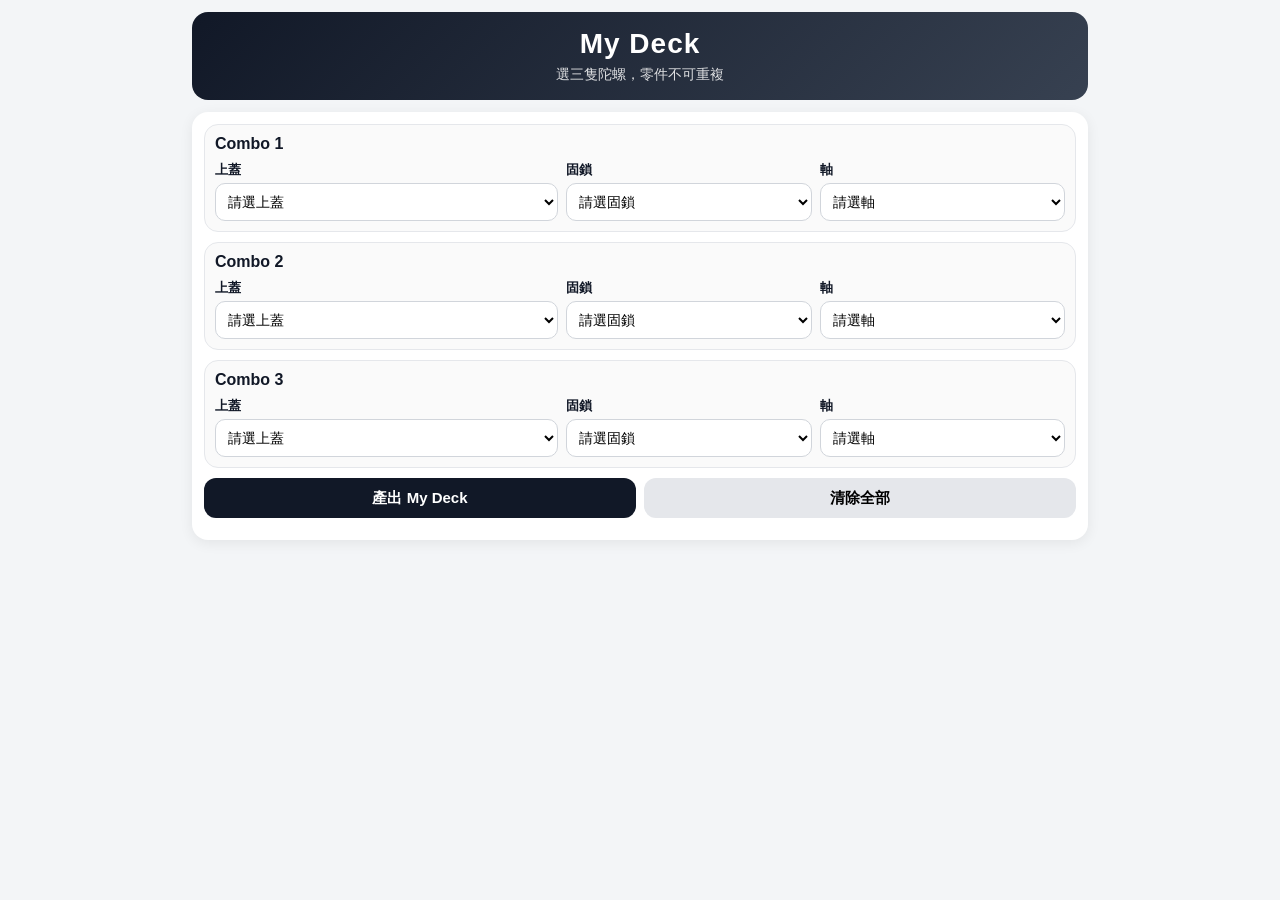
<file: deck.html>
<!DOCTYPE html>
<html lang="zh-Hant">
<head>
  <meta charset="UTF-8" />
  <meta name="viewport" content="width=device-width, initial-scale=1.0" />
  <title>My Deck</title>
  <link rel="stylesheet" href="deck.css" />
</head>
<body>
  <div class="app">
    <header>
      <h1>My Deck</h1>
      <p>選三隻陀螺，零件不可重複</p>
    </header>

    <section class="panel">
      <div id="deckForms"></div>

      <div class="actions">
        <button id="generateBtn" class="primary">產出 My Deck</button>
        <button id="clearBtn">清除全部</button>
      </div>

      <div id="message" class="message"></div>
    </section>

    <section id="outputSection" class="output-section hidden">
      <h2>我的陀螺 COMBO 清單</h2>
      <div id="deckOutput"></div>
    </section>
  </div>

  <script src="deck.js"></script>
</body>
</html>
</file>
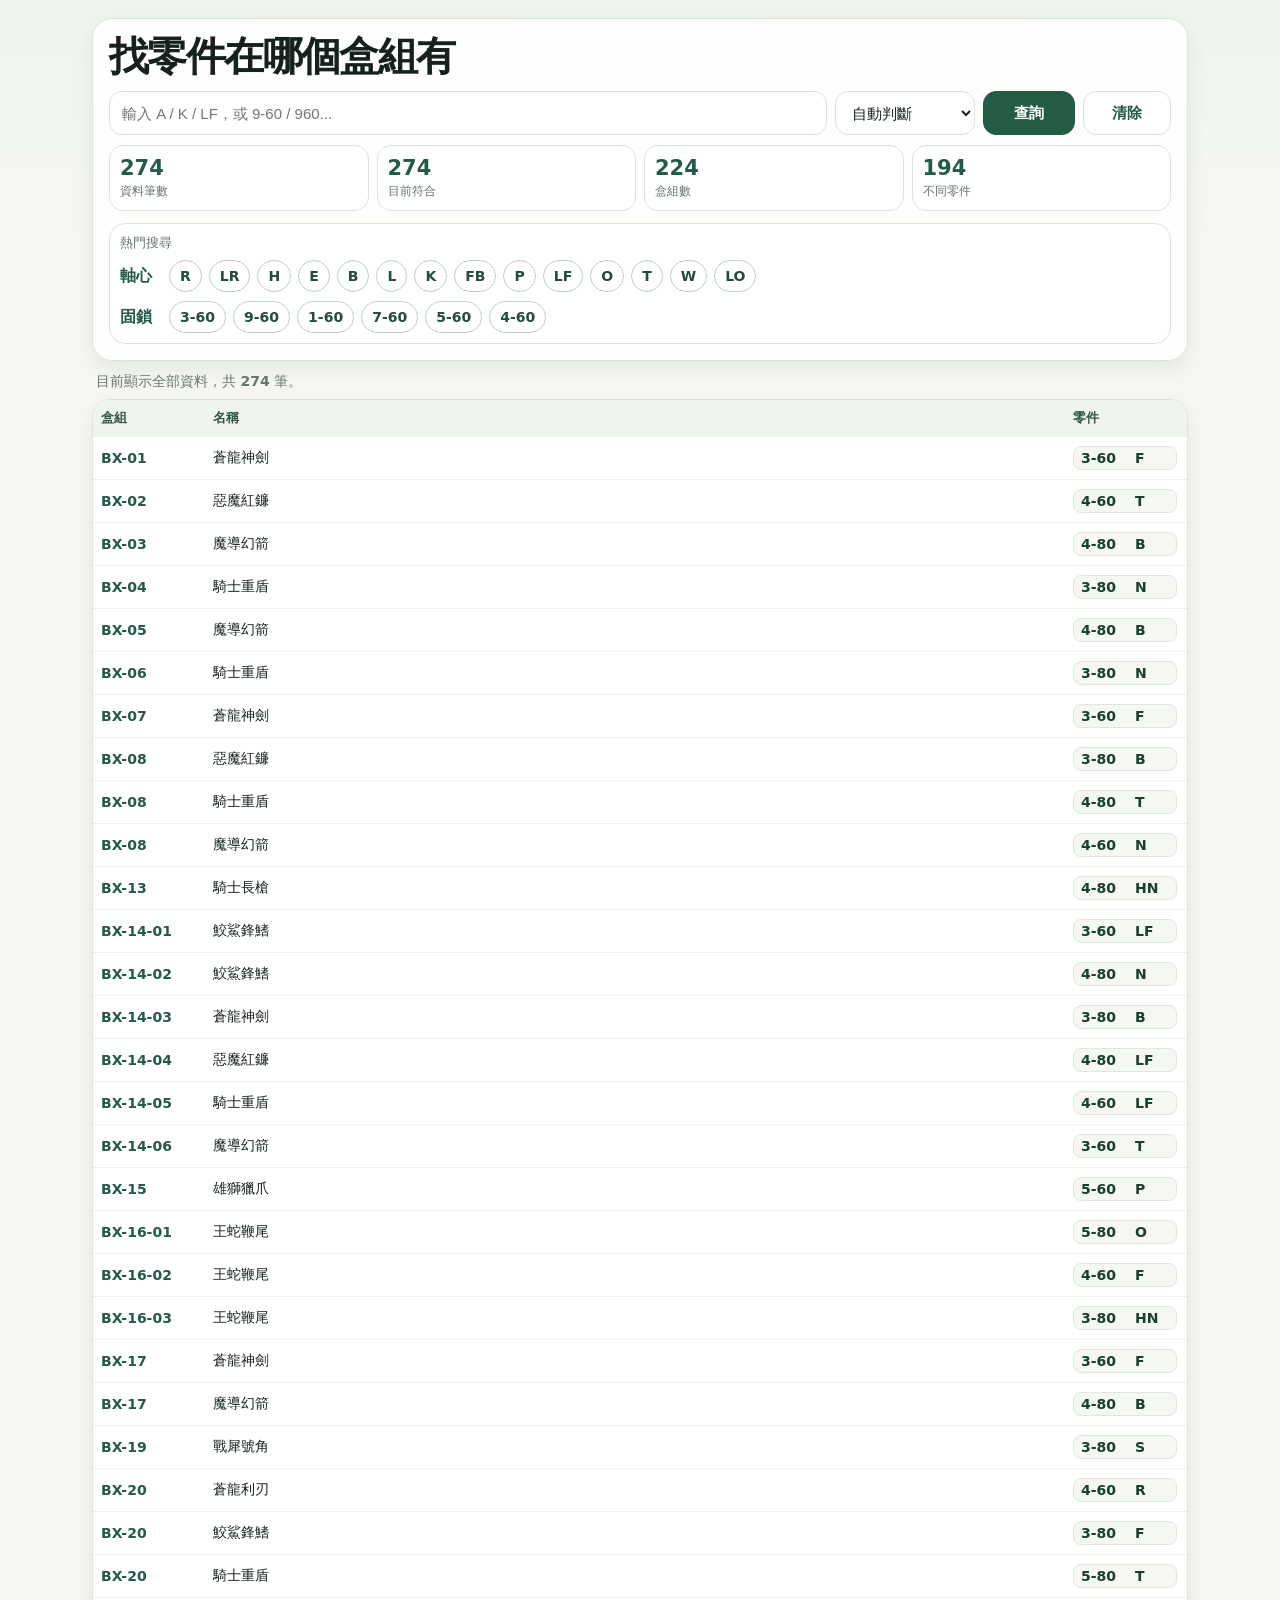
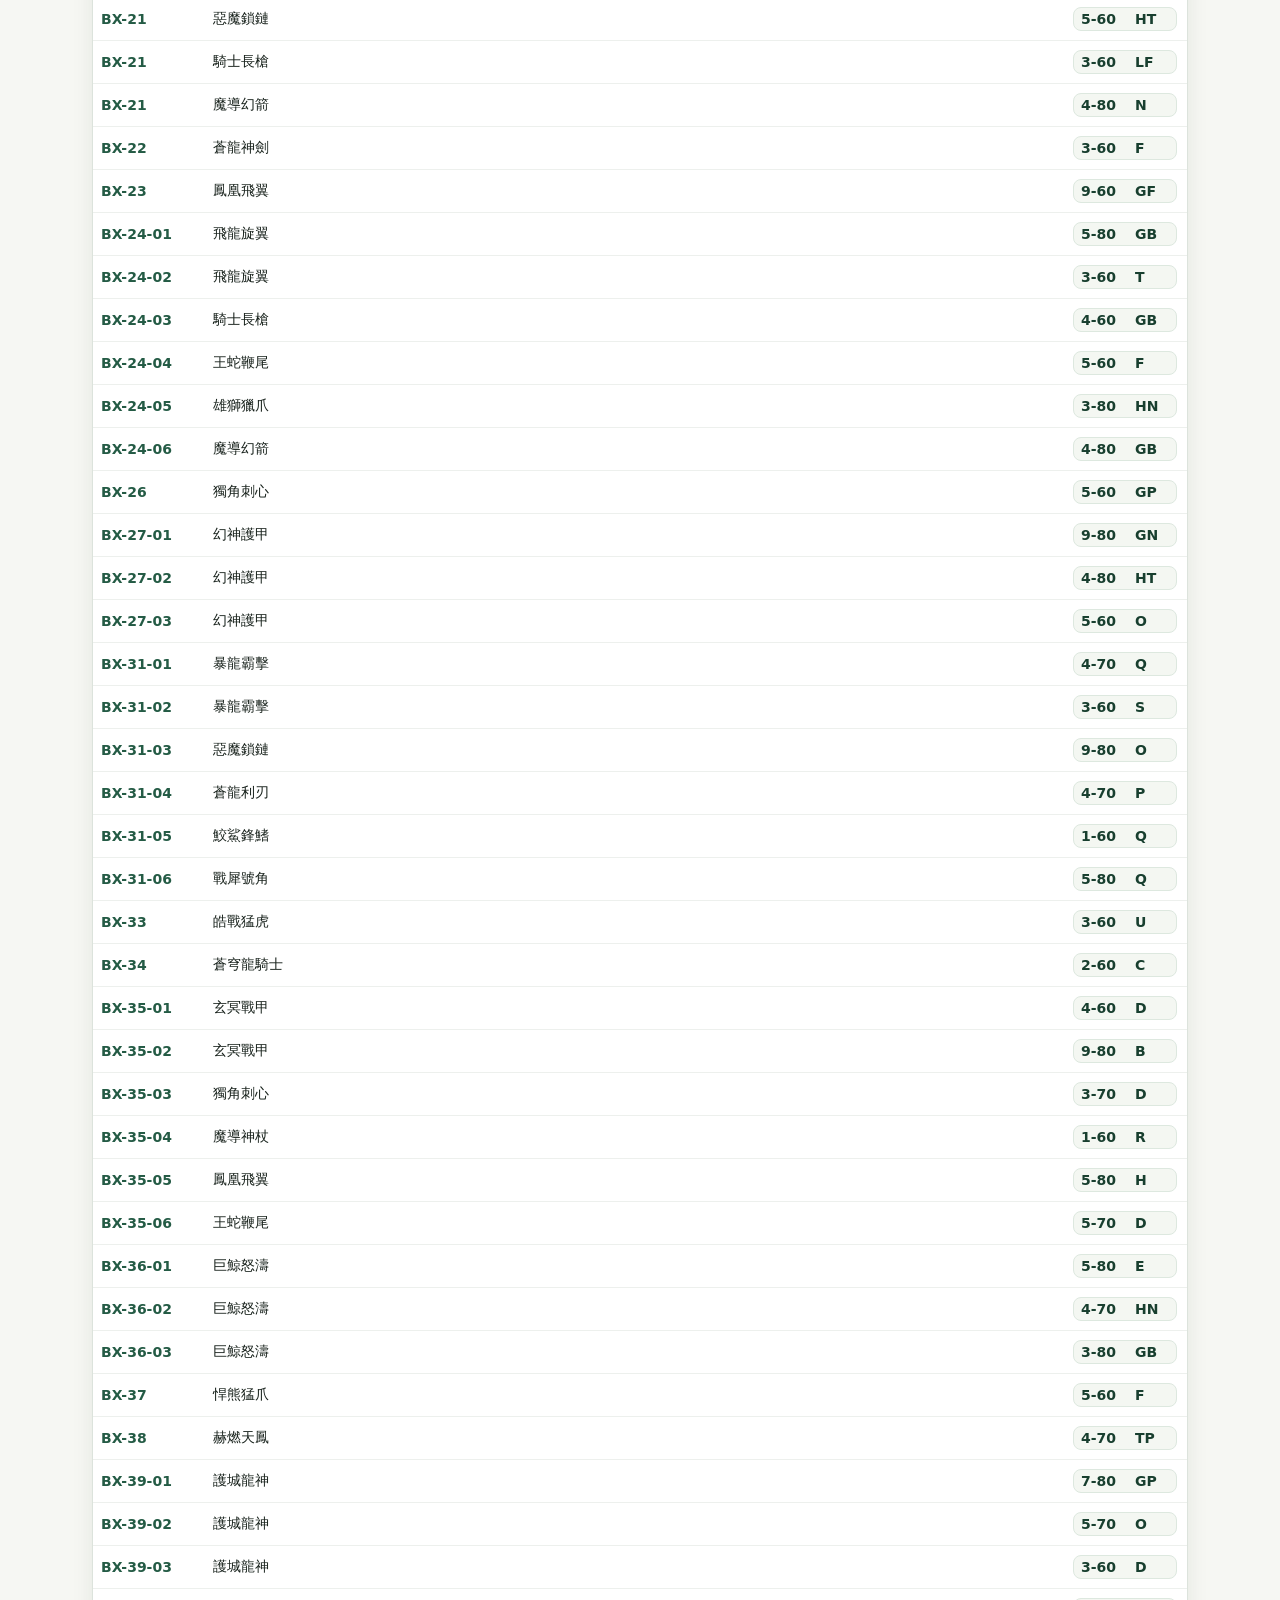
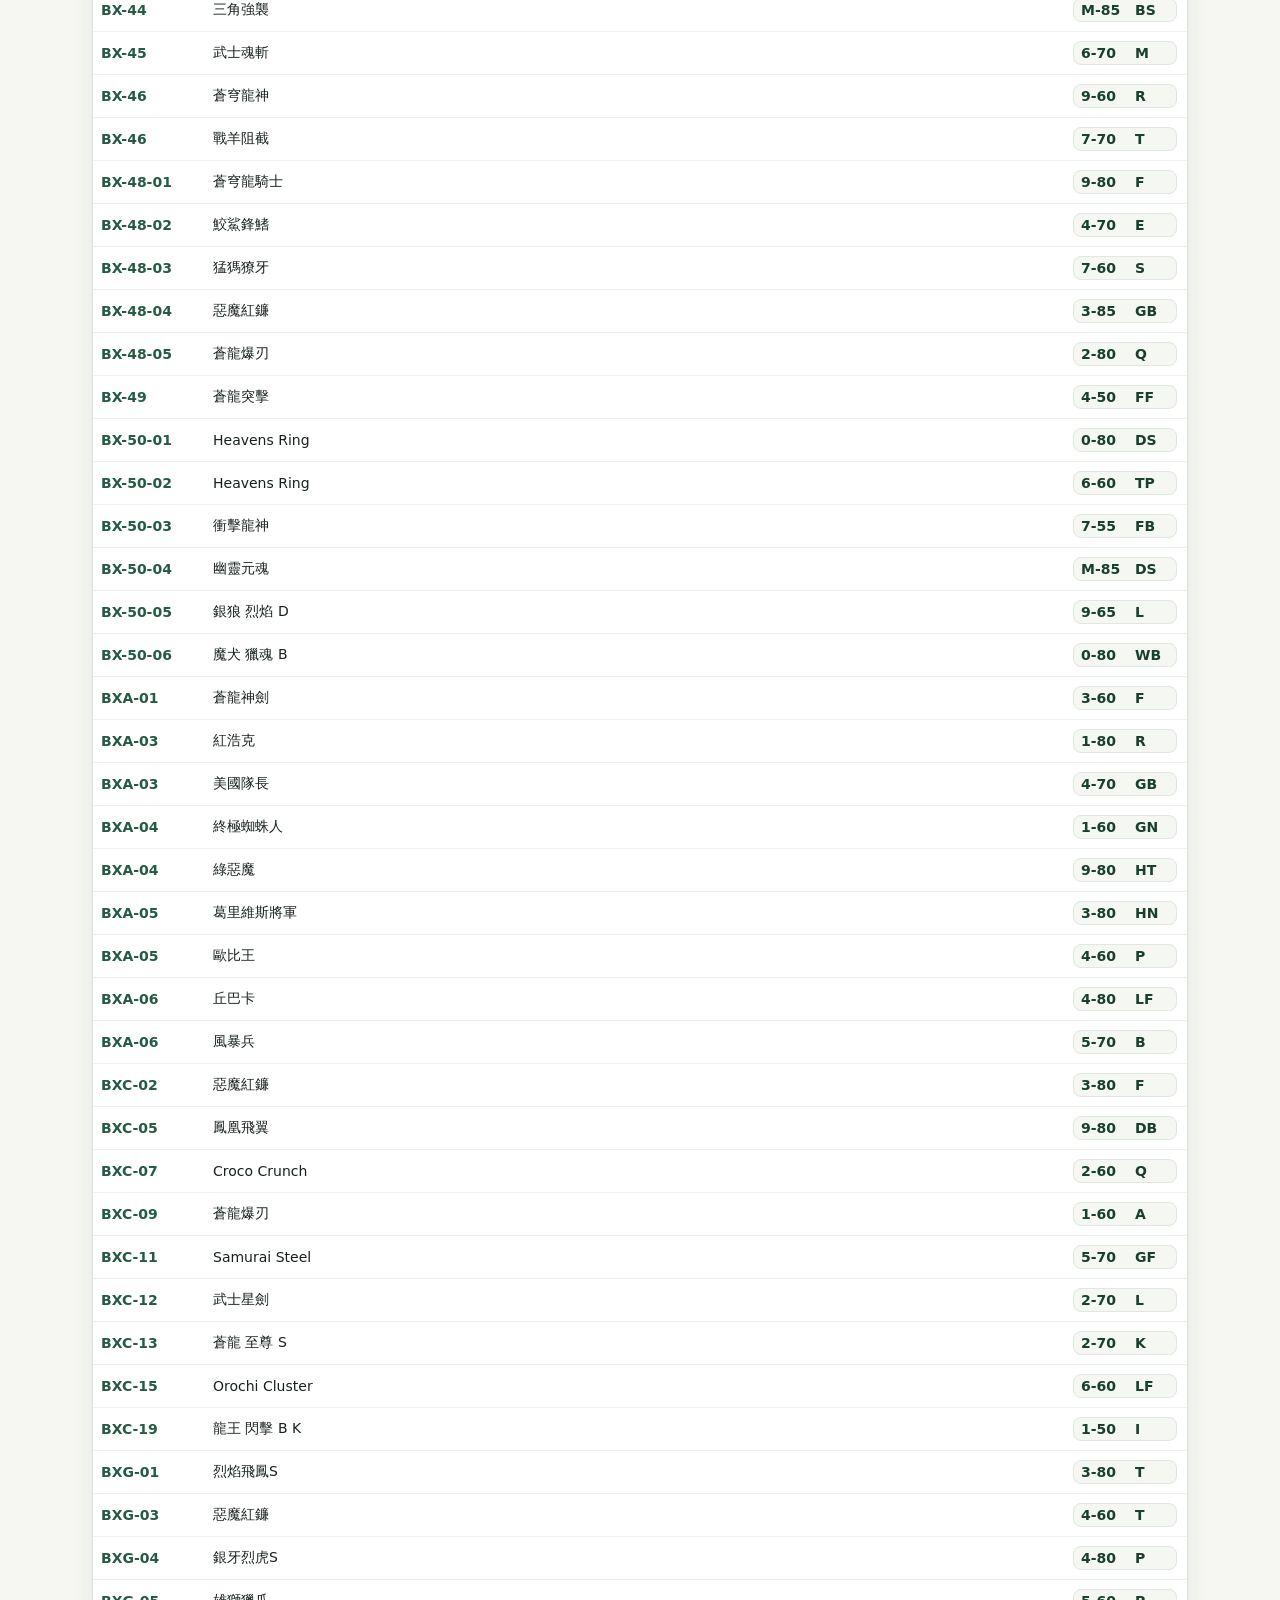
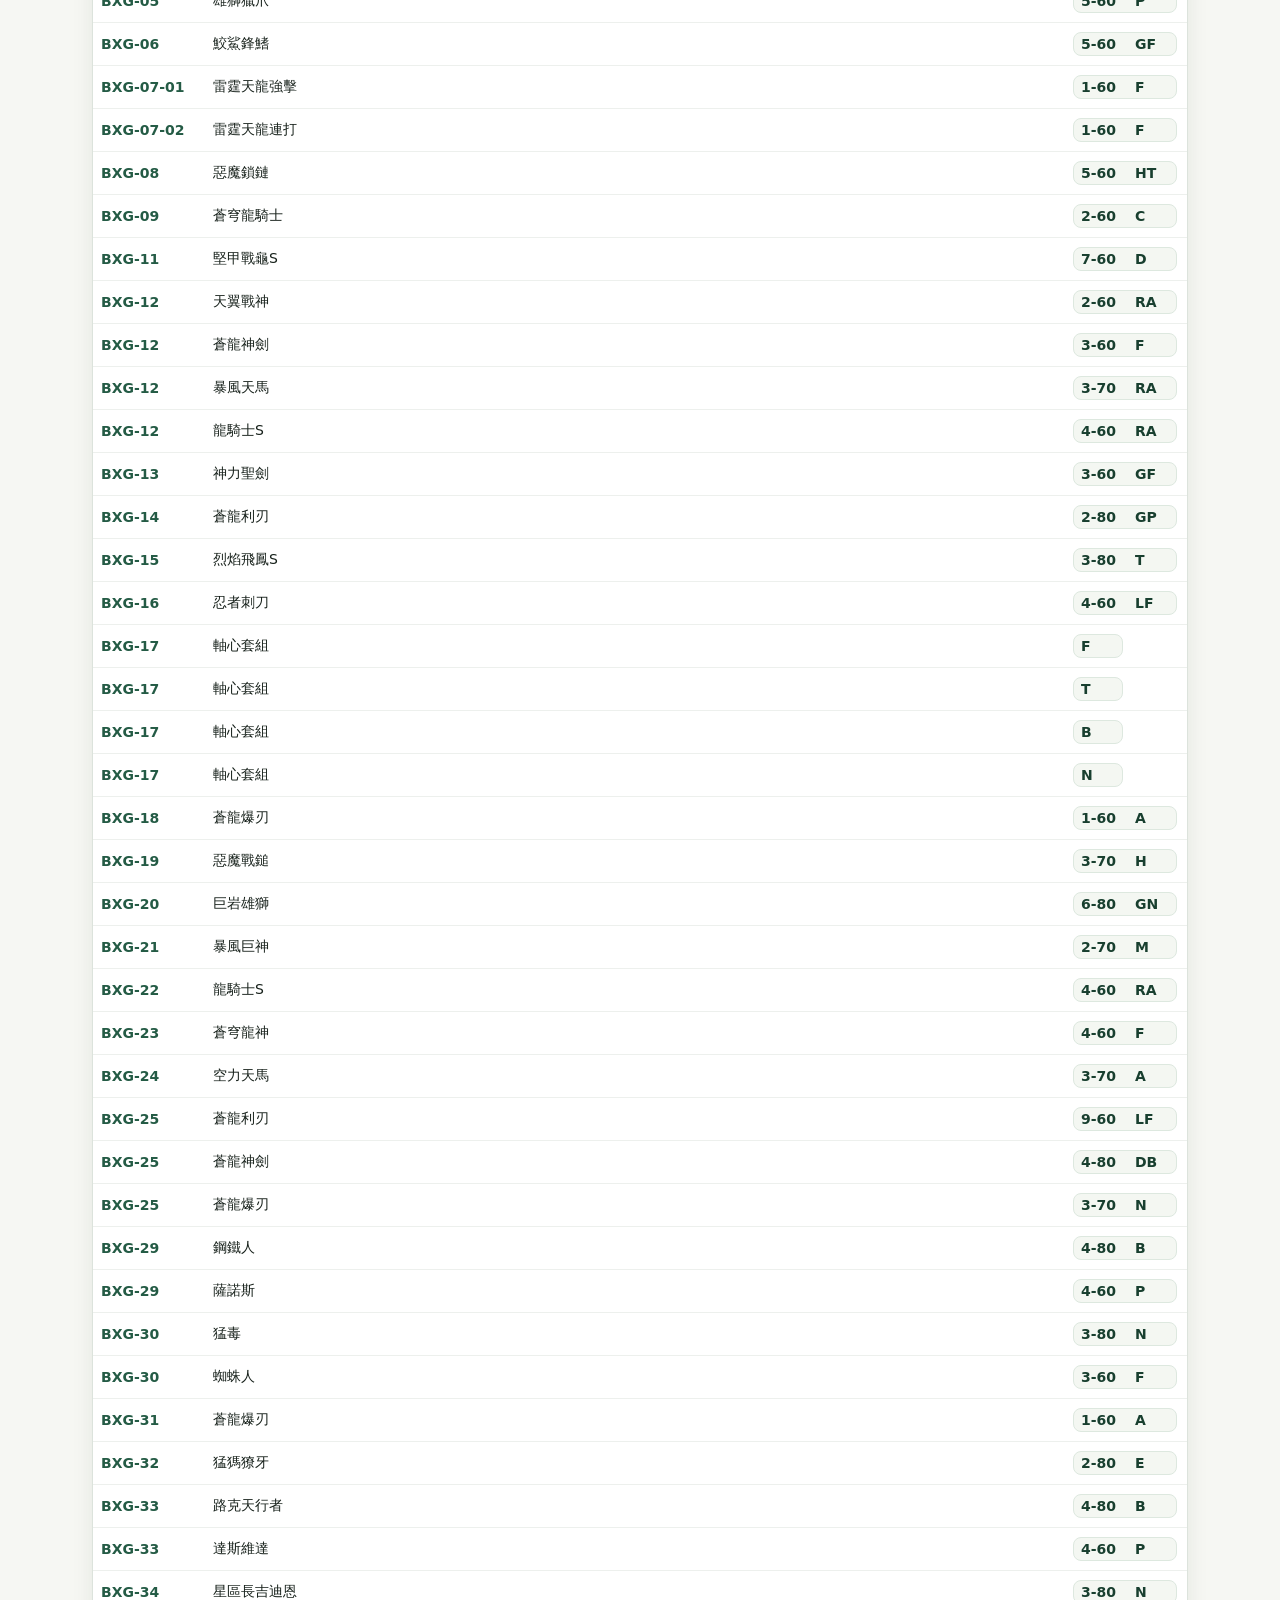
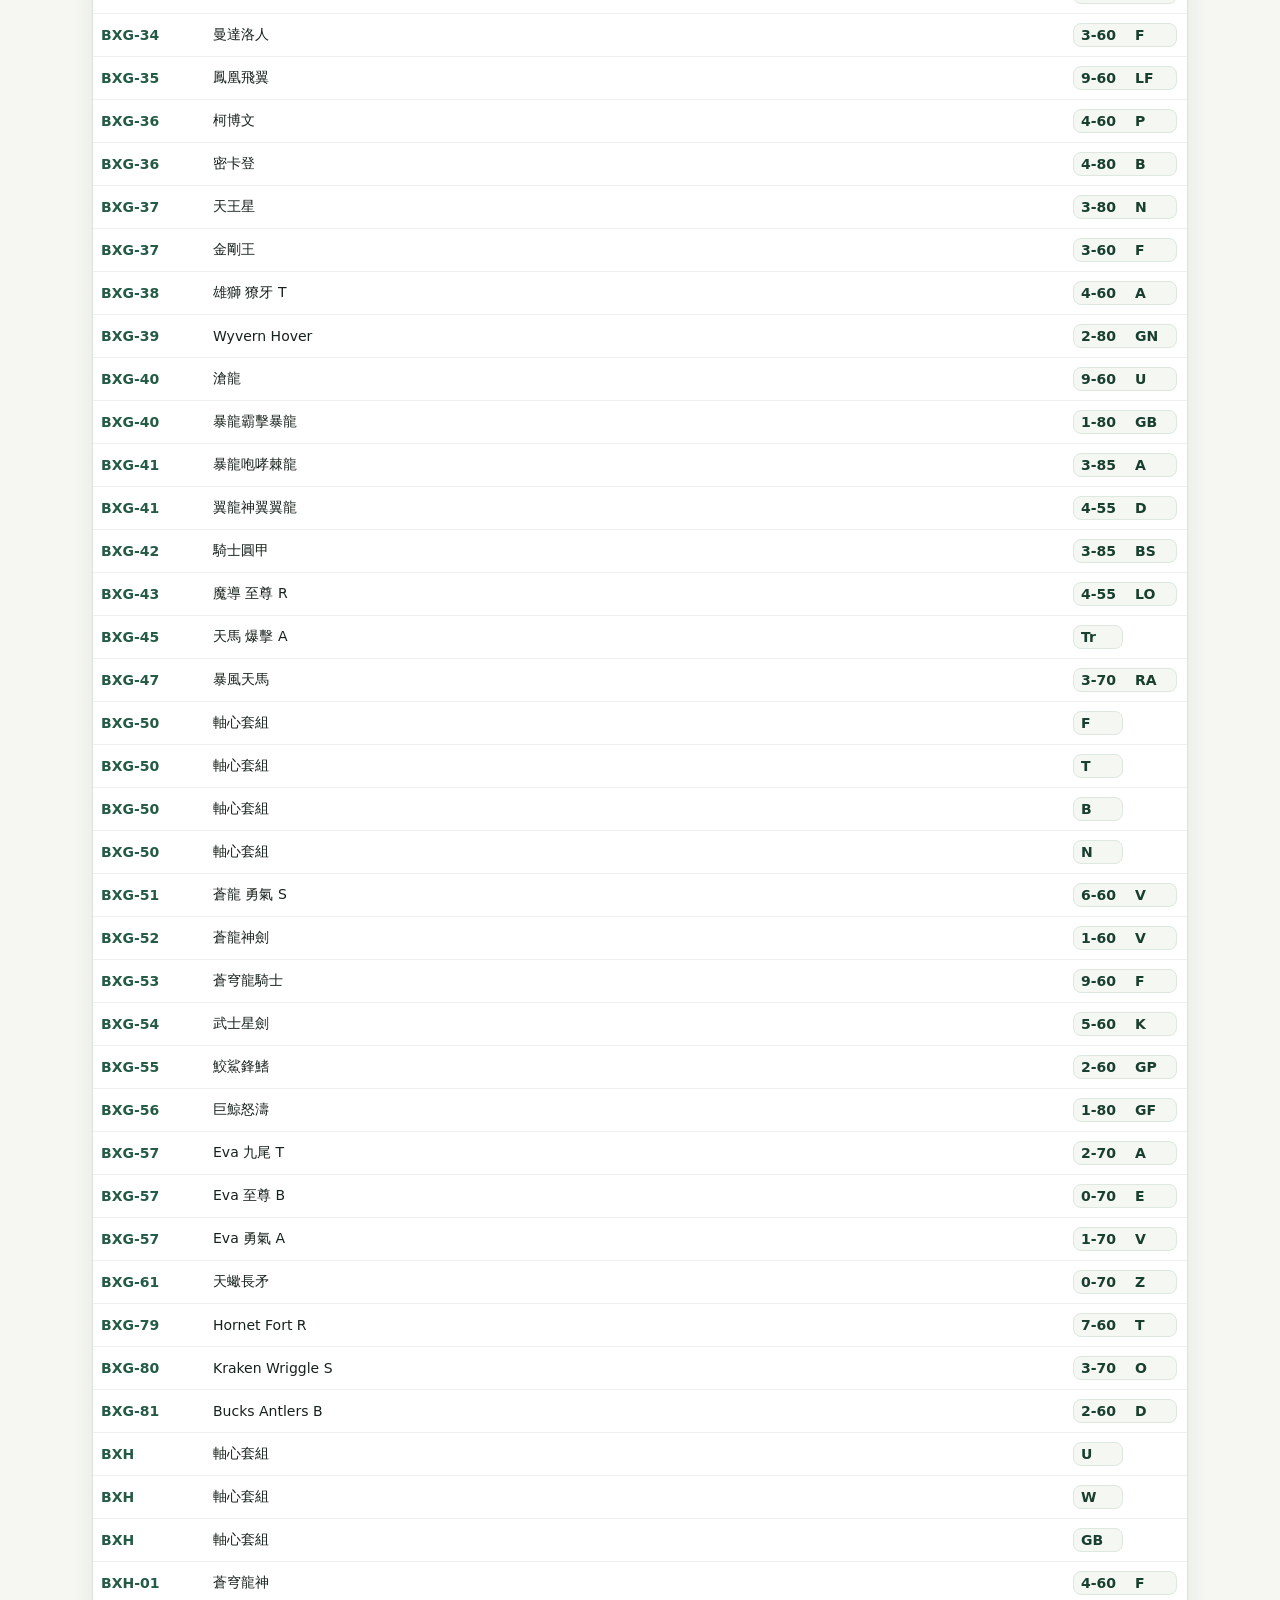
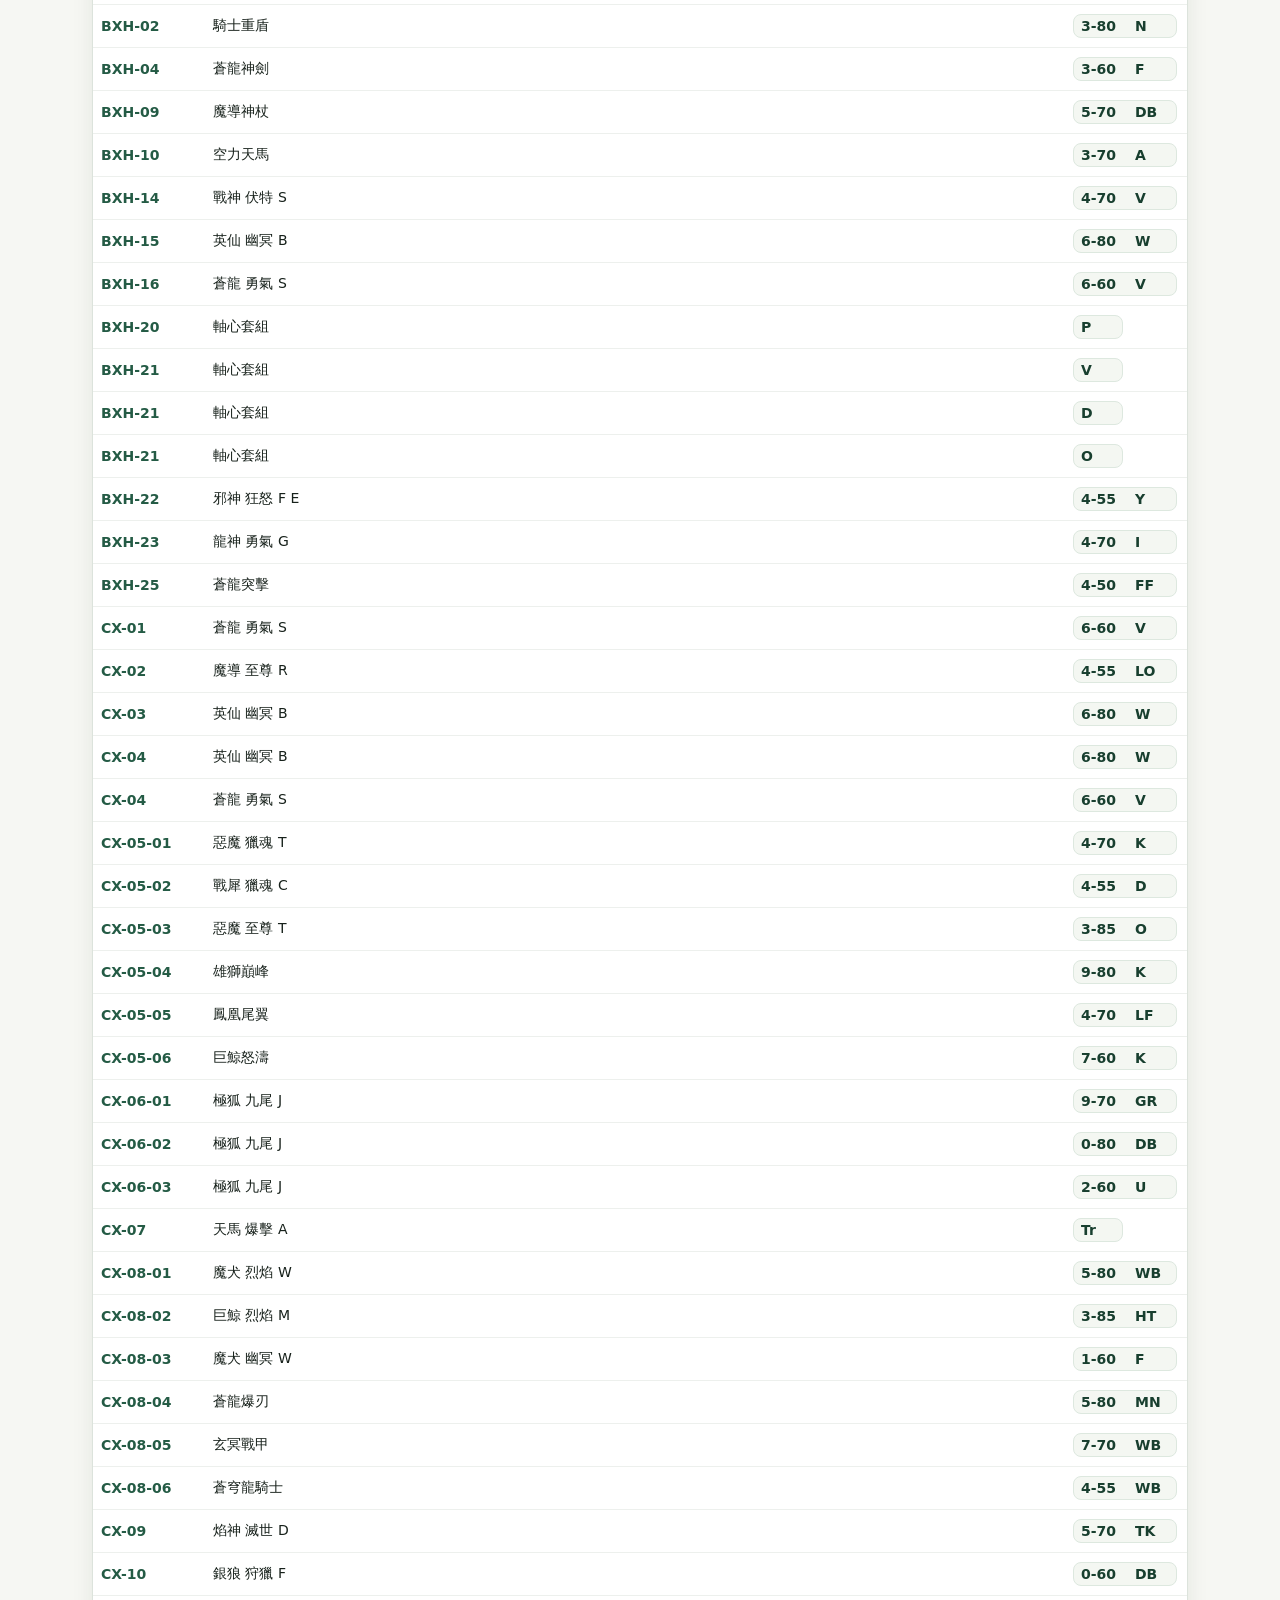
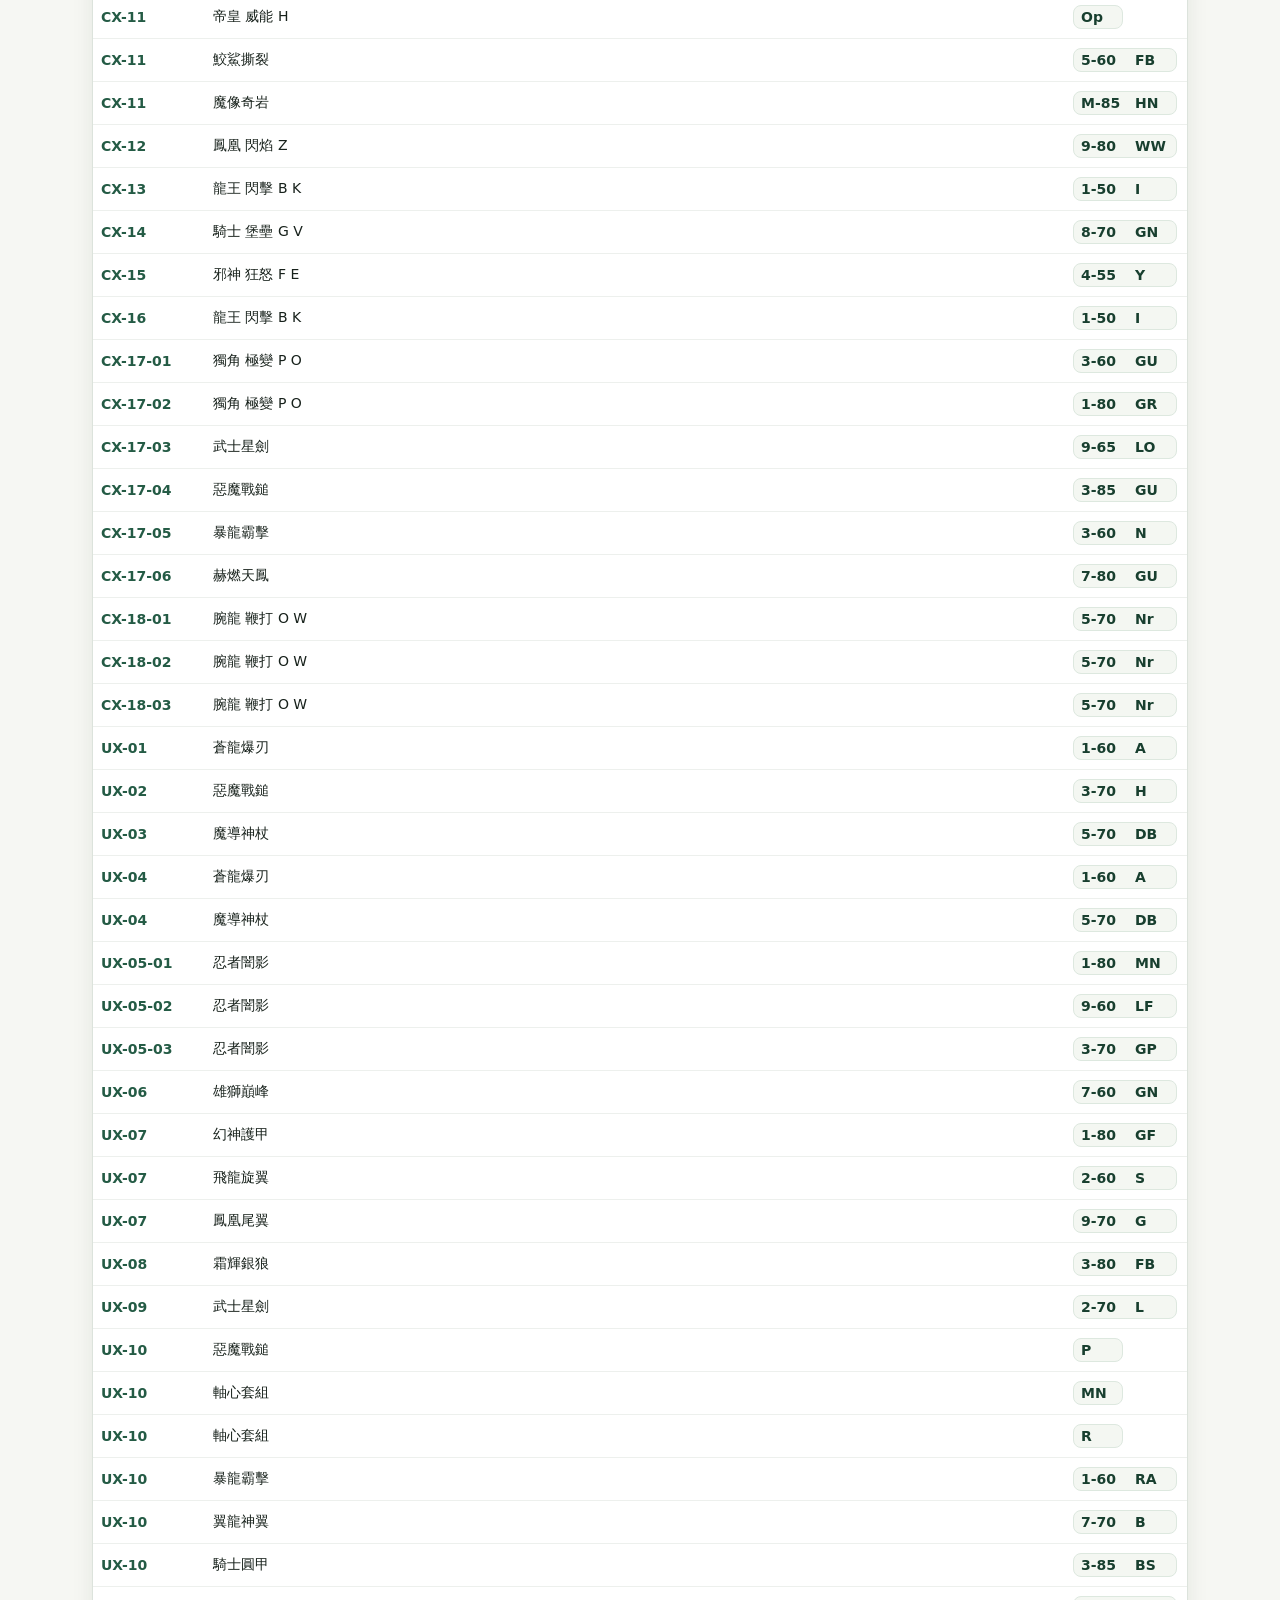
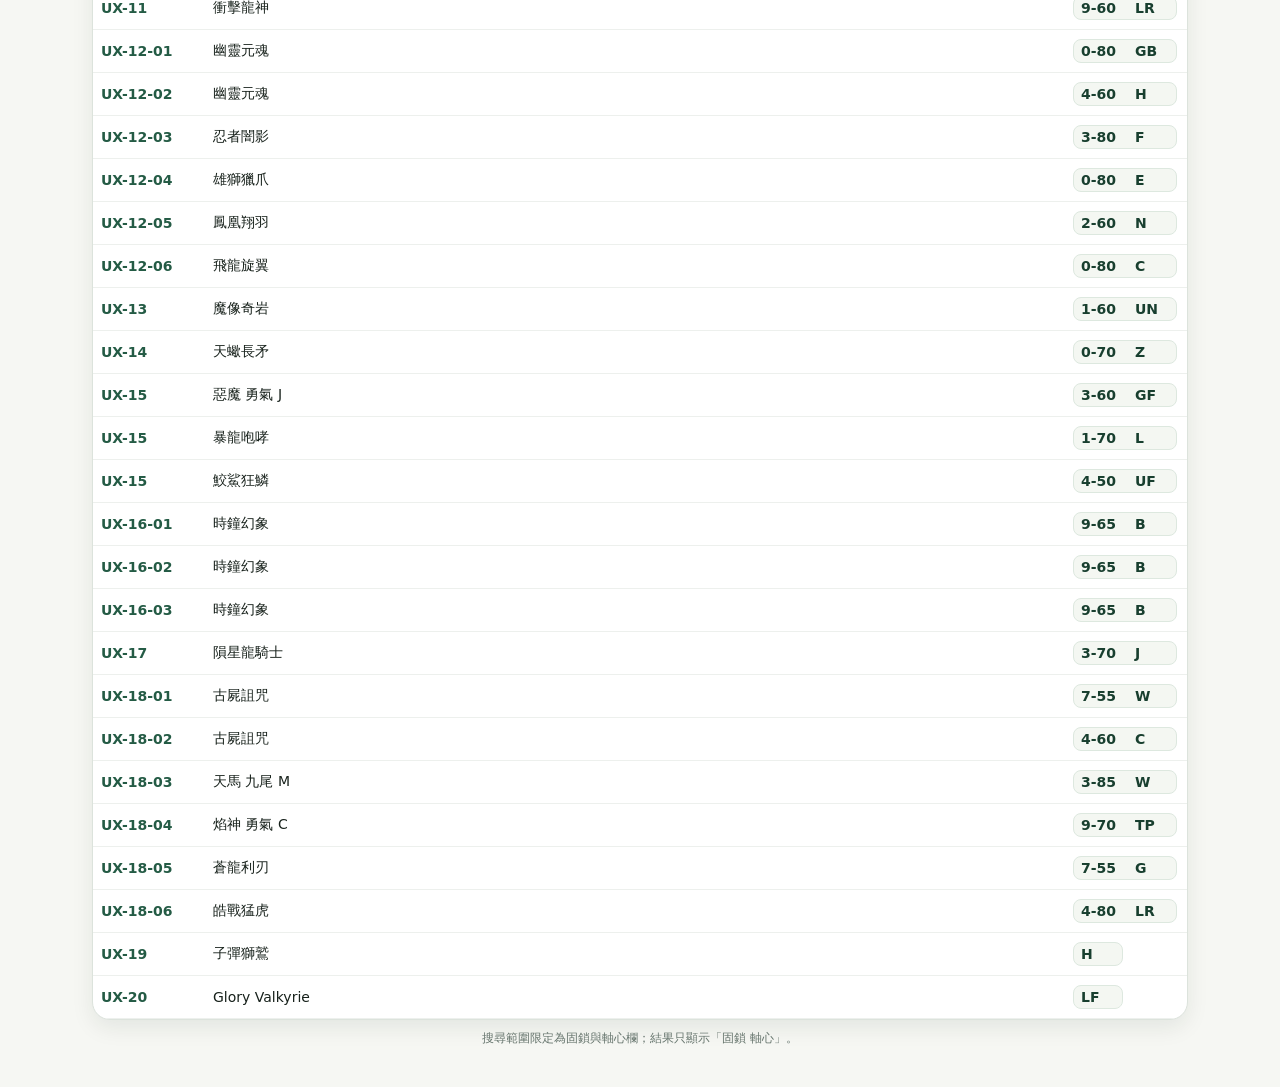
<file: lookup.html>
<!doctype html>
<html lang="zh-Hant">
<head><meta charset="utf-8"><meta name="viewport" content="width=device-width, initial-scale=1">
<title>找零件在哪個盒組有</title>
<style>
:root{--bg:#f6f7f3;--panel:#fff;--ink:#17211b;--muted:#66756d;--line:#dce3dc;--green:#245b45;--green2:#e1f1e7;--yellow:#d9ff59;--shadow:0 8px 22px rgba(18,40,25,.08)}
*{box-sizing:border-box}body{margin:0;font-family:system-ui,-apple-system,BlinkMacSystemFont,"Segoe UI","Noto Sans TC","Microsoft JhengHei",Arial,sans-serif;background:linear-gradient(180deg,#eef5ec 0%,var(--bg) 230px);color:var(--ink)}.wrap{max-width:1120px;margin:0 auto;padding:18px 12px 40px}.hero{background:rgba(255,255,255,.88);border:1px solid var(--line);border-radius:20px;padding:16px;box-shadow:var(--shadow)}h1{margin:0;font-size:clamp(24px,4vw,40px);line-height:1.05;letter-spacing:-.04em}.sub{margin:9px 0 0;color:var(--muted);font-size:14px}.controls{display:grid;grid-template-columns:minmax(220px,1fr) 140px 92px 88px;gap:8px;margin-top:14px}input,select,button{min-height:44px;border:1px solid var(--line);border-radius:13px;padding:10px 12px;font-size:15px;background:#fff;color:var(--ink)}input:focus,select:focus{outline:2px solid rgba(36,91,69,.22);border-color:var(--green)}button{cursor:pointer;font-weight:800}.primary{background:var(--green);color:#fff;border-color:var(--green)}.ghost{color:var(--green)}.stats{display:grid;grid-template-columns:repeat(4,1fr);gap:8px;margin-top:10px}.stat{background:#fff;border:1px solid var(--line);border-radius:14px;padding:10px}.stat b{display:block;color:var(--green);font-size:21px}.stat span{color:var(--muted);font-size:12px}.quickBox{margin-top:12px;background:#fff;border:1px solid var(--line);border-radius:16px;padding:10px}.quickTitle{font-size:13px;color:var(--muted);margin-bottom:8px}.chips{display:grid;gap:9px}.chipGroup{display:flex;flex-wrap:wrap;align-items:center;gap:7px}.chipGroupTitle{min-width:42px;color:var(--green);font-weight:900}.chip{border:1px solid #bfd3c7;background:#fff;color:#234d3c;padding:7px 10px;border-radius:999px;font-size:14px;font-weight:800;cursor:pointer;user-select:none}.chip:hover{background:var(--green2)}.toolbar{margin:12px 4px 8px;color:var(--muted);font-size:14px}.tableWrap{background:#fff;border:1px solid var(--line);border-radius:18px;overflow:auto;box-shadow:var(--shadow)}table{width:100%;border-collapse:collapse}th,td{padding:9px 8px;border-bottom:1px solid #edf0ed;text-align:left;vertical-align:middle;white-space:nowrap;font-size:14px}th{position:sticky;top:0;background:#eef5ec;color:#315545;font-size:13px}th:nth-child(1),td:nth-child(1){width:112px}th:nth-child(3),td:nth-child(3){width:122px}.code{font-weight:900;color:var(--green)}.part{font-weight:900;color:#183f2f;background:#f4f7f2;border:1px solid #dde8df;padding:3px 7px;border-radius:8px;display:inline-grid;grid-template-columns:48px 34px;column-gap:6px;align-items:center;min-width:98px;text-align:left;font-variant-numeric:tabular-nums}.part.onlyBit{grid-template-columns:34px;min-width:50px}.ratchetCell,.bitCell{display:inline-block;text-align:left;white-space:nowrap}.picked{background:var(--yellow);border-radius:6px;padding:1px 4px;margin:-1px -4px}.empty{display:none;background:#fff;border:1px dashed #b7c3b9;border-radius:16px;padding:22px;text-align:center;color:var(--muted)}.mobileList{display:none}.hl{background:#fff28a;border-radius:4px;padding:0 2px}.footerNote{margin-top:10px;color:var(--muted);text-align:center;font-size:12px}
@media(max-width:760px){.wrap{padding:8px 7px 28px}.hero{padding:10px;border-radius:15px}h1{font-size:23px;line-height:1.08}.controls{grid-template-columns:1fr 1fr;gap:6px;margin-top:9px}.controls input{grid-column:1/-1}input,select,button{min-height:36px;font-size:13px;padding:7px 9px;border-radius:10px}.stats{display:flex;gap:0;margin-top:6px;background:#fff;border:1px solid var(--line);border-radius:10px;overflow:hidden}.stat{flex:1;min-width:0;border:0;border-right:1px solid #edf0ed;border-radius:0;padding:4px 1px;text-align:center;min-height:22px}.stat:last-child{border-right:0}.stat b{display:inline;font-size:12px;line-height:1;margin-right:1px}.stat span{display:inline;font-size:9px;line-height:1;white-space:nowrap}.quickBox{margin-top:8px;padding:8px}.chip{padding:5px 8px;font-size:12px}.tableWrap{display:none}.mobileList{display:grid;gap:7px}.mRow{display:grid;grid-template-columns:74px minmax(118px,1fr) 98px;align-items:center;column-gap:8px;overflow:hidden;white-space:nowrap;background:#fff;border:1px solid var(--line);border-radius:13px;padding:8px 9px;box-shadow:var(--shadow);font-size:13px}.mRow .code{overflow:hidden;text-overflow:ellipsis}.mRow .muted{color:var(--muted);overflow:hidden;text-overflow:ellipsis}.mRow .part{justify-self:start;min-width:98px}.mRow .part.onlyBit{min-width:50px}}
</style></head><body><div class="wrap"><section class="hero"><h1>找零件在哪個盒組有</h1><div class="controls"><input id="q" list="suggestions" autocomplete="off" placeholder="輸入 A / K / LF，或 9-60 / 960..."><select id="type"><option value="auto">自動判斷</option><option value="bit">只查軸心</option><option value="ratchet">只查固鎖</option></select><button class="primary" id="searchBtn">查詢</button><button class="ghost" id="clearBtn">清除</button></div><datalist id="suggestions"></datalist><div class="stats"><div class="stat"><b id="countAll">0</b><span>資料筆數</span></div><div class="stat"><b id="countNow">0</b><span>目前符合</span></div><div class="stat"><b id="countSets">0</b><span>盒組數</span></div><div class="stat"><b id="countParts">0</b><span>不同零件</span></div></div><div class="quickBox"><div class="quickTitle">熱門搜尋</div><div class="chips" id="chips"></div></div></section><main><div class="toolbar" id="summary">請輸入固鎖或軸心代碼。</div><section class="tableWrap" id="tableWrap"><table><thead><tr><th>盒組</th><th>名稱</th><th>零件</th></tr></thead><tbody id="tbody"></tbody></table></section><section class="mobileList" id="mobileList"></section><section class="empty" id="empty">找不到資料，請改用固鎖或軸心代碼再查一次。</section></main><div class="footerNote">搜尋範圍限定為固鎖與軸心欄；結果只顯示「固鎖 軸心」。</div></div>
<script>
const DATA = [{"code":"BXG-57","name":"Eva 至尊 B","ratchet":"0-70","bit":"E","part":"0-70 E"},{"code":"BXG-57","name":"Eva 勇氣 A","ratchet":"1-70","bit":"V","part":"1-70 V"},{"code":"BXG-57","name":"Eva 九尾 T","ratchet":"2-70","bit":"A","part":"2-70 A"},{"code":"BXH","name":"軸心套組","ratchet":"","bit":"U","part":"U"},{"code":"BXH","name":"軸心套組","ratchet":"","bit":"W","part":"W"},{"code":"BXH","name":"軸心套組","ratchet":"","bit":"GB","part":"GB"},{"code":"UX-20","name":"Glory Valkyrie","ratchet":"","bit":"LF","part":"LF"},{"code":"BX-50-01","name":"Heavens Ring","ratchet":"0-80","bit":"DS","part":"0-80 DS"},{"code":"BX-50-02","name":"Heavens Ring","ratchet":"6-60","bit":"TP","part":"6-60 TP"},{"code":"BX-50-03","name":"衝擊龍神","ratchet":"7-55","bit":"FB","part":"7-55 FB"},{"code":"BX-50-04","name":"幽靈元魂","ratchet":"M-85","bit":"DS","part":"M-85 DS"},{"code":"BX-50-05","name":"銀狼 烈焰 D","ratchet":"9-65","bit":"L","part":"9-65 L"},{"code":"BX-50-06","name":"魔犬 獵魂 B","ratchet":"0-80","bit":"WB","part":"0-80 WB"},{"code":"BXG-47","name":"暴風天馬","ratchet":"3-70","bit":"RA","part":"3-70 RA"},{"code":"BXH-23","name":"龍神 勇氣 G","ratchet":"4-70","bit":"I","part":"4-70 I"},{"code":"BXG-79","name":"Hornet Fort R","ratchet":"7-60","bit":"T","part":"7-60 T"},{"code":"BXG-80","name":"Kraken Wriggle S","ratchet":"3-70","bit":"O","part":"3-70 O"},{"code":"BXG-81","name":"Bucks Antlers B","ratchet":"2-60","bit":"D","part":"2-60 D"},{"code":"CX-18-01","name":"腕龍 鞭打 O W","ratchet":"5-70","bit":"Nr","part":"5-70 Nr"},{"code":"CX-18-02","name":"腕龍 鞭打 O W","ratchet":"5-70","bit":"Nr","part":"5-70 Nr"},{"code":"CX-18-03","name":"腕龍 鞭打 O W","ratchet":"5-70","bit":"Nr","part":"5-70 Nr"},{"code":"BXG-54","name":"武士星劍","ratchet":"5-60","bit":"K","part":"5-60 K"},{"code":"BXH-22","name":"邪神 狂怒 F E","ratchet":"4-55","bit":"Y","part":"4-55 Y"},{"code":"BXG-51","name":"蒼龍 勇氣 S","ratchet":"6-60","bit":"V","part":"6-60 V"},{"code":"BXC-13","name":"蒼龍 至尊 S","ratchet":"2-70","bit":"K","part":"2-70 K"},{"code":"BX-49","name":"蒼龍突擊","ratchet":"4-50","bit":"FF","part":"4-50 FF"},{"code":"BXH-25","name":"蒼龍突擊","ratchet":"4-50","bit":"FF","part":"4-50 FF"},{"code":"CX-17-01","name":"獨角 極變 P O","ratchet":"3-60","bit":"GU","part":"3-60 GU"},{"code":"CX-17-02","name":"獨角 極變 P O","ratchet":"1-80","bit":"GR","part":"1-80 GR"},{"code":"CX-17-03","name":"武士星劍","ratchet":"9-65","bit":"LO","part":"9-65 LO"},{"code":"CX-17-04","name":"惡魔戰鎚","ratchet":"3-85","bit":"GU","part":"3-85 GU"},{"code":"CX-17-05","name":"暴龍霸擊","ratchet":"3-60","bit":"N","part":"3-60 N"},{"code":"CX-17-06","name":"赫燃天鳳","ratchet":"7-80","bit":"GU","part":"7-80 GU"},{"code":"BXG-61","name":"天蠍長矛","ratchet":"0-70","bit":"Z","part":"0-70 Z"},{"code":"UX-19","name":"子彈獅鷲","ratchet":"","bit":"H","part":"H"},{"code":"BXA-06","name":"丘巴卡","ratchet":"4-80","bit":"LF","part":"4-80 LF"},{"code":"BXA-06","name":"風暴兵","ratchet":"5-70","bit":"B","part":"5-70 B"},{"code":"BXA-05","name":"歐比王","ratchet":"4-60","bit":"P","part":"4-60 P"},{"code":"BXA-05","name":"葛里維斯將軍","ratchet":"3-80","bit":"HN","part":"3-80 HN"},{"code":"BXA-04","name":"終極蜘蛛人","ratchet":"1-60","bit":"GN","part":"1-60 GN"},{"code":"BXA-04","name":"綠惡魔","ratchet":"9-80","bit":"HT","part":"9-80 HT"},{"code":"BXA-03","name":"美國隊長","ratchet":"4-70","bit":"GB","part":"4-70 GB"},{"code":"BXA-03","name":"紅浩克","ratchet":"1-80","bit":"R","part":"1-80 R"},{"code":"BXC-19","name":"龍王 閃擊 B K","ratchet":"1-50","bit":"I","part":"1-50 I"},{"code":"BXG-21","name":"暴風巨神","ratchet":"2-70","bit":"M","part":"2-70 M"},{"code":"CX-16","name":"龍王 閃擊 B K","ratchet":"1-50","bit":"I","part":"1-50 I"},{"code":"CX-15","name":"邪神 狂怒 F E","ratchet":"4-55","bit":"Y","part":"4-55 Y"},{"code":"CX-14","name":"騎士 堡壘 G V","ratchet":"8-70","bit":"GN","part":"8-70 GN"},{"code":"CX-13","name":"龍王 閃擊 B K","ratchet":"1-50","bit":"I","part":"1-50 I"},{"code":"BXG-53","name":"蒼穹龍騎士","ratchet":"9-60","bit":"F","part":"9-60 F"},{"code":"BXG-52","name":"蒼龍神劍","ratchet":"1-60","bit":"V","part":"1-60 V"},{"code":"BXG-56","name":"巨鯨怒濤","ratchet":"1-80","bit":"GF","part":"1-80 GF"},{"code":"BXG-24","name":"空力天馬","ratchet":"3-70","bit":"A","part":"3-70 A"},{"code":"BX-48-01","name":"蒼穹龍騎士","ratchet":"9-80","bit":"F","part":"9-80 F"},{"code":"BX-48-02","name":"鮫鯊鋒鰭","ratchet":"4-70","bit":"E","part":"4-70 E"},{"code":"BX-48-03","name":"猛獁獠牙","ratchet":"7-60","bit":"S","part":"7-60 S"},{"code":"BX-48-04","name":"惡魔紅鐮","ratchet":"3-85","bit":"GB","part":"3-85 GB"},{"code":"BX-48-05","name":"蒼龍爆刃","ratchet":"2-80","bit":"Q","part":"2-80 Q"},{"code":"BXC-12","name":"武士星劍","ratchet":"2-70","bit":"L","part":"2-70 L"},{"code":"CX-12","name":"鳳凰 閃焰 Z","ratchet":"9-80","bit":"WW","part":"9-80 WW"},{"code":"BXH-21","name":"軸心套組","ratchet":"","bit":"V","part":"V"},{"code":"BXH-21","name":"軸心套組","ratchet":"","bit":"D","part":"D"},{"code":"BXH-21","name":"軸心套組","ratchet":"","bit":"O","part":"O"},{"code":"BXG-22","name":"龍騎士S","ratchet":"4-60","bit":"RA","part":"4-60 RA"},{"code":"UX-18-01","name":"古屍詛咒","ratchet":"7-55","bit":"W","part":"7-55 W"},{"code":"UX-18-02","name":"古屍詛咒","ratchet":"4-60","bit":"C","part":"4-60 C"},{"code":"UX-18-03","name":"天馬 九尾 M","ratchet":"3-85","bit":"W","part":"3-85 W"},{"code":"UX-18-04","name":"焰神 勇氣 C","ratchet":"9-70","bit":"TP","part":"9-70 TP"},{"code":"UX-18-05","name":"蒼龍利刃","ratchet":"7-55","bit":"G","part":"7-55 G"},{"code":"UX-18-06","name":"皓戰猛虎","ratchet":"4-80","bit":"LR","part":"4-80 LR"},{"code":"UX-17","name":"隕星龍騎士","ratchet":"3-70","bit":"J","part":"3-70 J"},{"code":"BXG-55","name":"鮫鯊鋒鰭","ratchet":"2-60","bit":"GP","part":"2-60 GP"},{"code":"BXG-50","name":"軸心套組","ratchet":"","bit":"F","part":"F"},{"code":"BXG-50","name":"軸心套組","ratchet":"","bit":"T","part":"T"},{"code":"BXG-50","name":"軸心套組","ratchet":"","bit":"B","part":"B"},{"code":"BXG-50","name":"軸心套組","ratchet":"","bit":"N","part":"N"},{"code":"BXC-15","name":"Orochi Cluster","ratchet":"6-60","bit":"LF","part":"6-60 LF"},{"code":"BXG-38","name":"雄獅 獠牙 T","ratchet":"4-60","bit":"A","part":"4-60 A"},{"code":"BXH-20","name":"軸心套組","ratchet":"","bit":"P","part":"P"},{"code":"CX-11","name":"帝皇 威能 H","ratchet":"","bit":"Op","part":"Op"},{"code":"CX-11","name":"魔像奇岩","ratchet":"M-85","bit":"HN","part":"M-85 HN"},{"code":"CX-11","name":"鮫鯊撕裂","ratchet":"5-60","bit":"FB","part":"5-60 FB"},{"code":"CX-10","name":"銀狼 狩獵 F","ratchet":"0-60","bit":"DB","part":"0-60 DB"},{"code":"BXG-39","name":"Wyvern Hover","ratchet":"2-80","bit":"GN","part":"2-80 GN"},{"code":"UX-16-01","name":"時鐘幻象","ratchet":"9-65","bit":"B","part":"9-65 B"},{"code":"UX-16-02","name":"時鐘幻象","ratchet":"9-65","bit":"B","part":"9-65 B"},{"code":"UX-16-03","name":"時鐘幻象","ratchet":"9-65","bit":"B","part":"9-65 B"},{"code":"BX-46","name":"蒼穹龍神","ratchet":"9-60","bit":"R","part":"9-60 R"},{"code":"BX-46","name":"戰羊阻截","ratchet":"7-70","bit":"T","part":"7-70 T"},{"code":"CX-09","name":"焰神 滅世 D","ratchet":"5-70","bit":"TK","part":"5-70 TK"},{"code":"UX-15","name":"鮫鯊狂鱗","ratchet":"4-50","bit":"UF","part":"4-50 UF"},{"code":"UX-15","name":"暴龍咆哮","ratchet":"1-70","bit":"L","part":"1-70 L"},{"code":"UX-15","name":"惡魔 勇氣 J","ratchet":"3-60","bit":"GF","part":"3-60 GF"},{"code":"BX-45","name":"武士魂斬","ratchet":"6-70","bit":"M","part":"6-70 M"},{"code":"BXG-43","name":"魔導 至尊 R","ratchet":"4-55","bit":"LO","part":"4-55 LO"},{"code":"BXG-45","name":"天馬 爆擊 A","ratchet":"","bit":"Tr","part":"Tr"},{"code":"BXG-20","name":"巨岩雄獅","ratchet":"6-80","bit":"GN","part":"6-80 GN"},{"code":"BXG-41","name":"暴龍咆哮棘龍","ratchet":"3-85","bit":"A","part":"3-85 A"},{"code":"BXG-41","name":"翼龍神翼翼龍","ratchet":"4-55","bit":"D","part":"4-55 D"},{"code":"BXG-40","name":"暴龍霸擊暴龍","ratchet":"1-80","bit":"GB","part":"1-80 GB"},{"code":"BXG-40","name":"滄龍","ratchet":"9-60","bit":"U","part":"9-60 U"},{"code":"CX-08-01","name":"魔犬 烈焰 W","ratchet":"5-80","bit":"WB","part":"5-80 WB"},{"code":"CX-08-02","name":"巨鯨 烈焰 M","ratchet":"3-85","bit":"HT","part":"3-85 HT"},{"code":"CX-08-03","name":"魔犬 幽冥 W","ratchet":"1-60","bit":"F","part":"1-60 F"},{"code":"CX-08-04","name":"蒼龍爆刃","ratchet":"5-80","bit":"MN","part":"5-80 MN"},{"code":"CX-08-05","name":"玄冥戰甲","ratchet":"7-70","bit":"WB","part":"7-70 WB"},{"code":"CX-08-06","name":"蒼穹龍騎士","ratchet":"4-55","bit":"WB","part":"4-55 WB"},{"code":"CX-07","name":"天馬 爆擊 A","ratchet":"","bit":"Tr","part":"Tr"},{"code":"BXG-42","name":"騎士圓甲","ratchet":"3-85","bit":"BS","part":"3-85 BS"},{"code":"BXH-14","name":"戰神 伏特 S","ratchet":"4-70","bit":"V","part":"4-70 V"},{"code":"BX-44","name":"三角強襲","ratchet":"M-85","bit":"BS","part":"M-85 BS"},{"code":"CX-06-01","name":"極狐 九尾 J","ratchet":"9-70","bit":"GR","part":"9-70 GR"},{"code":"CX-06-02","name":"極狐 九尾 J","ratchet":"0-80","bit":"DB","part":"0-80 DB"},{"code":"CX-06-03","name":"極狐 九尾 J","ratchet":"2-60","bit":"U","part":"2-60 U"},{"code":"BXC-11","name":"Samurai Steel","ratchet":"5-70","bit":"GF","part":"5-70 GF"},{"code":"BXG-37","name":"金剛王","ratchet":"3-60","bit":"F","part":"3-60 F"},{"code":"BXG-37","name":"天王星","ratchet":"3-80","bit":"N","part":"3-80 N"},{"code":"BXG-36","name":"柯博文","ratchet":"4-60","bit":"P","part":"4-60 P"},{"code":"BXG-36","name":"密卡登","ratchet":"4-80","bit":"B","part":"4-80 B"},{"code":"BXH-16","name":"蒼龍 勇氣 S","ratchet":"6-60","bit":"V","part":"6-60 V"},{"code":"UX-14","name":"天蠍長矛","ratchet":"0-70","bit":"Z","part":"0-70 Z"},{"code":"BXG-34","name":"曼達洛人","ratchet":"3-60","bit":"F","part":"3-60 F"},{"code":"BXG-34","name":"星區長吉迪恩","ratchet":"3-80","bit":"N","part":"3-80 N"},{"code":"BXG-33","name":"路克天行者","ratchet":"4-80","bit":"B","part":"4-80 B"},{"code":"BXG-33","name":"達斯維達","ratchet":"4-60","bit":"P","part":"4-60 P"},{"code":"BXG-30","name":"蜘蛛人","ratchet":"3-60","bit":"F","part":"3-60 F"},{"code":"BXG-30","name":"猛毒","ratchet":"3-80","bit":"N","part":"3-80 N"},{"code":"BXG-29","name":"鋼鐵人","ratchet":"4-80","bit":"B","part":"4-80 B"},{"code":"BXG-29","name":"薩諾斯","ratchet":"4-60","bit":"P","part":"4-60 P"},{"code":"CX-05-01","name":"惡魔 獵魂 T","ratchet":"4-70","bit":"K","part":"4-70 K"},{"code":"CX-05-02","name":"戰犀 獵魂 C","ratchet":"4-55","bit":"D","part":"4-55 D"},{"code":"CX-05-03","name":"惡魔 至尊 T","ratchet":"3-85","bit":"O","part":"3-85 O"},{"code":"CX-05-04","name":"雄獅巔峰","ratchet":"9-80","bit":"K","part":"9-80 K"},{"code":"CX-05-05","name":"鳳凰尾翼","ratchet":"4-70","bit":"LF","part":"4-70 LF"},{"code":"CX-05-06","name":"巨鯨怒濤","ratchet":"7-60","bit":"K","part":"7-60 K"},{"code":"BXH-15","name":"英仙 幽冥 B","ratchet":"6-80","bit":"W","part":"6-80 W"},{"code":"BXG-13","name":"神力聖劍","ratchet":"3-60","bit":"GF","part":"3-60 GF"},{"code":"CX-04","name":"英仙 幽冥 B","ratchet":"6-80","bit":"W","part":"6-80 W"},{"code":"CX-04","name":"蒼龍 勇氣 S","ratchet":"6-60","bit":"V","part":"6-60 V"},{"code":"CX-03","name":"英仙 幽冥 B","ratchet":"6-80","bit":"W","part":"6-80 W"},{"code":"CX-02","name":"魔導 至尊 R","ratchet":"4-55","bit":"LO","part":"4-55 LO"},{"code":"CX-01","name":"蒼龍 勇氣 S","ratchet":"6-60","bit":"V","part":"6-60 V"},{"code":"BXG-12","name":"龍騎士S","ratchet":"4-60","bit":"RA","part":"4-60 RA"},{"code":"BXG-12","name":"暴風天馬","ratchet":"3-70","bit":"RA","part":"3-70 RA"},{"code":"BXG-12","name":"天翼戰神","ratchet":"2-60","bit":"RA","part":"2-60 RA"},{"code":"BXG-12","name":"蒼龍神劍","ratchet":"3-60","bit":"F","part":"3-60 F"},{"code":"BXG-35","name":"鳳凰飛翼","ratchet":"9-60","bit":"LF","part":"9-60 LF"},{"code":"BX-39-01","name":"護城龍神","ratchet":"7-80","bit":"GP","part":"7-80 GP"},{"code":"BX-39-02","name":"護城龍神","ratchet":"5-70","bit":"O","part":"5-70 O"},{"code":"BX-39-03","name":"護城龍神","ratchet":"3-60","bit":"D","part":"3-60 D"},{"code":"UX-13","name":"魔像奇岩","ratchet":"1-60","bit":"UN","part":"1-60 UN"},{"code":"BXG-19","name":"惡魔戰鎚","ratchet":"3-70","bit":"H","part":"3-70 H"},{"code":"BXG-18","name":"蒼龍爆刃","ratchet":"1-60","bit":"A","part":"1-60 A"},{"code":"BXC-07","name":"Croco Crunch","ratchet":"2-60","bit":"Q","part":"2-60 Q"},{"code":"BXC-09","name":"蒼龍爆刃","ratchet":"1-60","bit":"A","part":"1-60 A"},{"code":"BXG-11","name":"堅甲戰龜S","ratchet":"7-60","bit":"D","part":"7-60 D"},{"code":"UX-12-01","name":"幽靈元魂","ratchet":"0-80","bit":"GB","part":"0-80 GB"},{"code":"UX-12-02","name":"幽靈元魂","ratchet":"4-60","bit":"H","part":"4-60 H"},{"code":"UX-12-03","name":"忍者闇影","ratchet":"3-80","bit":"F","part":"3-80 F"},{"code":"UX-12-04","name":"雄獅獵爪","ratchet":"0-80","bit":"E","part":"0-80 E"},{"code":"UX-12-05","name":"鳳凰翔羽","ratchet":"2-60","bit":"N","part":"2-60 N"},{"code":"UX-12-06","name":"飛龍旋翼","ratchet":"0-80","bit":"C","part":"0-80 C"},{"code":"UX-11","name":"衝擊龍神","ratchet":"9-60","bit":"LR","part":"9-60 LR"},{"code":"BXG-32","name":"猛獁獠牙","ratchet":"2-80","bit":"E","part":"2-80 E"},{"code":"BXG-31","name":"蒼龍爆刃","ratchet":"1-60","bit":"A","part":"1-60 A"},{"code":"BXG-23","name":"蒼穹龍神","ratchet":"4-60","bit":"F","part":"4-60 F"},{"code":"BXG-25","name":"蒼龍爆刃","ratchet":"3-70","bit":"N","part":"3-70 N"},{"code":"BXG-25","name":"蒼龍利刃","ratchet":"9-60","bit":"LF","part":"9-60 LF"},{"code":"BXG-25","name":"蒼龍神劍","ratchet":"4-80","bit":"DB","part":"4-80 DB"},{"code":"BXG-16","name":"忍者刺刀","ratchet":"4-60","bit":"LF","part":"4-60 LF"},{"code":"UX-10","name":"騎士圓甲","ratchet":"3-85","bit":"BS","part":"3-85 BS"},{"code":"UX-10","name":"翼龍神翼","ratchet":"7-70","bit":"B","part":"7-70 B"},{"code":"UX-10","name":"暴龍霸擊","ratchet":"1-60","bit":"RA","part":"1-60 RA"},{"code":"UX-10","name":"惡魔戰鎚","ratchet":"","bit":"P","part":"P"},{"code":"UX-10","name":"軸心套組","ratchet":"","bit":"MN","part":"MN"},{"code":"UX-10","name":"軸心套組","ratchet":"","bit":"R","part":"R"},{"code":"UX-09","name":"武士星劍","ratchet":"2-70","bit":"L","part":"2-70 L"},{"code":"BX-38","name":"赫燃天鳳","ratchet":"4-70","bit":"TP","part":"4-70 TP"},{"code":"UX-08","name":"霜輝銀狼","ratchet":"3-80","bit":"FB","part":"3-80 FB"},{"code":"BX-37","name":"悍熊猛爪","ratchet":"5-60","bit":"F","part":"5-60 F"},{"code":"BX-36-01","name":"巨鯨怒濤","ratchet":"5-80","bit":"E","part":"5-80 E"},{"code":"BX-36-02","name":"巨鯨怒濤","ratchet":"4-70","bit":"HN","part":"4-70 HN"},{"code":"BX-36-03","name":"巨鯨怒濤","ratchet":"3-80","bit":"GB","part":"3-80 GB"},{"code":"BXG-07-01","name":"雷霆天龍強擊","ratchet":"1-60","bit":"F","part":"1-60 F"},{"code":"BXG-07-02","name":"雷霆天龍連打","ratchet":"1-60","bit":"F","part":"1-60 F"},{"code":"BXC-05","name":"鳳凰飛翼","ratchet":"9-80","bit":"DB","part":"9-80 DB"},{"code":"BXG-09","name":"蒼穹龍騎士","ratchet":"2-60","bit":"C","part":"2-60 C"},{"code":"UX-07","name":"鳳凰尾翼","ratchet":"9-70","bit":"G","part":"9-70 G"},{"code":"UX-07","name":"飛龍旋翼","ratchet":"2-60","bit":"S","part":"2-60 S"},{"code":"UX-07","name":"幻神護甲","ratchet":"1-80","bit":"GF","part":"1-80 GF"},{"code":"UX-06","name":"雄獅巔峰","ratchet":"7-60","bit":"GN","part":"7-60 GN"},{"code":"BXG-15","name":"烈焰飛鳳S","ratchet":"3-80","bit":"T","part":"3-80 T"},{"code":"BXG-14","name":"蒼龍利刃","ratchet":"2-80","bit":"GP","part":"2-80 GP"},{"code":"BXG-17","name":"軸心套組","ratchet":"","bit":"F","part":"F"},{"code":"BXG-17","name":"軸心套組","ratchet":"","bit":"T","part":"T"},{"code":"BXG-17","name":"軸心套組","ratchet":"","bit":"B","part":"B"},{"code":"BXG-17","name":"軸心套組","ratchet":"","bit":"N","part":"N"},{"code":"BXH-10","name":"空力天馬","ratchet":"3-70","bit":"A","part":"3-70 A"},{"code":"BX-35-01","name":"玄冥戰甲","ratchet":"4-60","bit":"D","part":"4-60 D"},{"code":"BX-35-02","name":"玄冥戰甲","ratchet":"9-80","bit":"B","part":"9-80 B"},{"code":"BX-35-03","name":"獨角刺心","ratchet":"3-70","bit":"D","part":"3-70 D"},{"code":"BX-35-04","name":"魔導神杖","ratchet":"1-60","bit":"R","part":"1-60 R"},{"code":"BX-35-05","name":"鳳凰飛翼","ratchet":"5-80","bit":"H","part":"5-80 H"},{"code":"BX-35-06","name":"王蛇鞭尾","ratchet":"5-70","bit":"D","part":"5-70 D"},{"code":"BX-34","name":"蒼穹龍騎士","ratchet":"2-60","bit":"C","part":"2-60 C"},{"code":"BX-33","name":"皓戰猛虎","ratchet":"3-60","bit":"U","part":"3-60 U"},{"code":"BXH-09","name":"魔導神杖","ratchet":"5-70","bit":"DB","part":"5-70 DB"},{"code":"UX-05-01","name":"忍者闇影","ratchet":"1-80","bit":"MN","part":"1-80 MN"},{"code":"UX-05-02","name":"忍者闇影","ratchet":"9-60","bit":"LF","part":"9-60 LF"},{"code":"UX-05-03","name":"忍者闇影","ratchet":"3-70","bit":"GP","part":"3-70 GP"},{"code":"BXG-08","name":"惡魔鎖鏈","ratchet":"5-60","bit":"HT","part":"5-60 HT"},{"code":"BX-31-01","name":"暴龍霸擊","ratchet":"4-70","bit":"Q","part":"4-70 Q"},{"code":"BX-31-02","name":"暴龍霸擊","ratchet":"3-60","bit":"S","part":"3-60 S"},{"code":"BX-31-03","name":"惡魔鎖鏈","ratchet":"9-80","bit":"O","part":"9-80 O"},{"code":"BX-31-04","name":"蒼龍利刃","ratchet":"4-70","bit":"P","part":"4-70 P"},{"code":"BX-31-05","name":"鮫鯊鋒鰭","ratchet":"1-60","bit":"Q","part":"1-60 Q"},{"code":"BX-31-06","name":"戰犀號角","ratchet":"5-80","bit":"Q","part":"5-80 Q"},{"code":"BXG-04","name":"銀牙烈虎S","ratchet":"4-80","bit":"P","part":"4-80 P"},{"code":"UX-04","name":"蒼龍爆刃","ratchet":"1-60","bit":"A","part":"1-60 A"},{"code":"UX-04","name":"魔導神杖","ratchet":"5-70","bit":"DB","part":"5-70 DB"},{"code":"UX-03","name":"魔導神杖","ratchet":"5-70","bit":"DB","part":"5-70 DB"},{"code":"UX-02","name":"惡魔戰鎚","ratchet":"3-70","bit":"H","part":"3-70 H"},{"code":"UX-01","name":"蒼龍爆刃","ratchet":"1-60","bit":"A","part":"1-60 A"},{"code":"BXG-06","name":"鮫鯊鋒鰭","ratchet":"5-60","bit":"GF","part":"5-60 GF"},{"code":"BXG-05","name":"雄獅獵爪","ratchet":"5-60","bit":"P","part":"5-60 P"},{"code":"BX-27-01","name":"幻神護甲","ratchet":"9-80","bit":"GN","part":"9-80 GN"},{"code":"BX-27-02","name":"幻神護甲","ratchet":"4-80","bit":"HT","part":"4-80 HT"},{"code":"BX-27-03","name":"幻神護甲","ratchet":"5-60","bit":"O","part":"5-60 O"},{"code":"BXA-01","name":"蒼龍神劍","ratchet":"3-60","bit":"F","part":"3-60 F"},{"code":"BX-26","name":"獨角刺心","ratchet":"5-60","bit":"GP","part":"5-60 GP"},{"code":"BXC-02","name":"惡魔紅鐮","ratchet":"3-80","bit":"F","part":"3-80 F"},{"code":"BX-24-01","name":"飛龍旋翼","ratchet":"5-80","bit":"GB","part":"5-80 GB"},{"code":"BX-24-02","name":"飛龍旋翼","ratchet":"3-60","bit":"T","part":"3-60 T"},{"code":"BX-24-03","name":"騎士長槍","ratchet":"4-60","bit":"GB","part":"4-60 GB"},{"code":"BX-24-04","name":"王蛇鞭尾","ratchet":"5-60","bit":"F","part":"5-60 F"},{"code":"BX-24-05","name":"雄獅獵爪","ratchet":"3-80","bit":"HN","part":"3-80 HN"},{"code":"BX-24-06","name":"魔導幻箭","ratchet":"4-80","bit":"GB","part":"4-80 GB"},{"code":"BX-23","name":"鳳凰飛翼","ratchet":"9-60","bit":"GF","part":"9-60 GF"},{"code":"BXH-04","name":"蒼龍神劍","ratchet":"3-60","bit":"F","part":"3-60 F"},{"code":"BX-22","name":"蒼龍神劍","ratchet":"3-60","bit":"F","part":"3-60 F"},{"code":"BX-21","name":"惡魔鎖鏈","ratchet":"5-60","bit":"HT","part":"5-60 HT"},{"code":"BX-21","name":"騎士長槍","ratchet":"3-60","bit":"LF","part":"3-60 LF"},{"code":"BX-21","name":"魔導幻箭","ratchet":"4-80","bit":"N","part":"4-80 N"},{"code":"BX-20","name":"蒼龍利刃","ratchet":"4-60","bit":"R","part":"4-60 R"},{"code":"BX-20","name":"鮫鯊鋒鰭","ratchet":"3-80","bit":"F","part":"3-80 F"},{"code":"BX-20","name":"騎士重盾","ratchet":"5-80","bit":"T","part":"5-80 T"},{"code":"BX-19","name":"戰犀號角","ratchet":"3-80","bit":"S","part":"3-80 S"},{"code":"BX-17","name":"蒼龍神劍","ratchet":"3-60","bit":"F","part":"3-60 F"},{"code":"BX-17","name":"魔導幻箭","ratchet":"4-80","bit":"B","part":"4-80 B"},{"code":"BX-16-01","name":"王蛇鞭尾","ratchet":"5-80","bit":"O","part":"5-80 O"},{"code":"BX-16-02","name":"王蛇鞭尾","ratchet":"4-60","bit":"F","part":"4-60 F"},{"code":"BX-16-03","name":"王蛇鞭尾","ratchet":"3-80","bit":"HN","part":"3-80 HN"},{"code":"BX-15","name":"雄獅獵爪","ratchet":"5-60","bit":"P","part":"5-60 P"},{"code":"BXG-03","name":"惡魔紅鐮","ratchet":"4-60","bit":"T","part":"4-60 T"},{"code":"BXH-01","name":"蒼穹龍神","ratchet":"4-60","bit":"F","part":"4-60 F"},{"code":"BX-14-01","name":"鮫鯊鋒鰭","ratchet":"3-60","bit":"LF","part":"3-60 LF"},{"code":"BX-14-02","name":"鮫鯊鋒鰭","ratchet":"4-80","bit":"N","part":"4-80 N"},{"code":"BX-14-03","name":"蒼龍神劍","ratchet":"3-80","bit":"B","part":"3-80 B"},{"code":"BX-14-04","name":"惡魔紅鐮","ratchet":"4-80","bit":"LF","part":"4-80 LF"},{"code":"BX-14-05","name":"騎士重盾","ratchet":"4-60","bit":"LF","part":"4-60 LF"},{"code":"BX-14-06","name":"魔導幻箭","ratchet":"3-60","bit":"T","part":"3-60 T"},{"code":"BX-13","name":"騎士長槍","ratchet":"4-80","bit":"HN","part":"4-80 HN"},{"code":"BXH-02","name":"騎士重盾","ratchet":"3-80","bit":"N","part":"3-80 N"},{"code":"BXG-01","name":"烈焰飛鳳S","ratchet":"3-80","bit":"T","part":"3-80 T"},{"code":"BX-08","name":"騎士重盾","ratchet":"4-80","bit":"T","part":"4-80 T"},{"code":"BX-08","name":"魔導幻箭","ratchet":"4-60","bit":"N","part":"4-60 N"},{"code":"BX-08","name":"惡魔紅鐮","ratchet":"3-80","bit":"B","part":"3-80 B"},{"code":"BX-07","name":"蒼龍神劍","ratchet":"3-60","bit":"F","part":"3-60 F"},{"code":"BX-06","name":"騎士重盾","ratchet":"3-80","bit":"N","part":"3-80 N"},{"code":"BX-05","name":"魔導幻箭","ratchet":"4-80","bit":"B","part":"4-80 B"},{"code":"BX-04","name":"騎士重盾","ratchet":"3-80","bit":"N","part":"3-80 N"},{"code":"BX-03","name":"魔導幻箭","ratchet":"4-80","bit":"B","part":"4-80 B"},{"code":"BX-02","name":"惡魔紅鐮","ratchet":"4-60","bit":"T","part":"4-60 T"},{"code":"BX-01","name":"蒼龍神劍","ratchet":"3-60","bit":"F","part":"3-60 F"}];
const FIXED_QUICK={bits:['R','LR','H','E','B','L','K','FB','P','LF','O','T','W','LO'],ratchets:['3-60','9-60','1-60','7-60','5-60','4-60']};
const $=id=>document.getElementById(id);const norm=s=>String(s??'').normalize('NFKC').toLowerCase().replace(/[‐‑‒–—−]/g,'-').replace(/\s+/g,'').trim();const ratchetKey=s=>norm(s).replace(/-/g,'');const partText=r=>r.part||'-';const escapeHtml=s=>String(s??'').replace(/[&<>"]/g,ch=>({'&':'&amp;','<':'&lt;','>':'&gt;','"':'&quot;'}[ch]));function mark(s,q){const raw=String(s??''),query=String(q??'').trim();if(!query)return escapeHtml(raw);const safe=query.replace(/[.*+?^${}()|[\]\\]/g,'\\$&');try{return escapeHtml(raw).replace(new RegExp(`(${safe})`,'ig'),'<span class="hl">$1</span>')}catch{return escapeHtml(raw)}}function parseQuery(q){const raw=norm(q),compact=raw.replace(/-/g,''),combo=compact.match(/^(\d+)([a-z]+)$/i);return{raw,compact,combo}}function rowMatches(r,q,type){const p=parseQuery(q);if(!p.compact)return true;const rr=ratchetKey(r.ratchet),rb=norm(r.bit);if(p.combo)return rr===p.combo[1]&&rb===p.combo[2];if(type==='ratchet')return rr.includes(p.compact);if(type==='bit')return rb===p.compact;if(/^[0-9]+$/.test(p.compact)||/^\d+-\d+$/.test(p.raw))return rr.includes(p.compact);if(/^[a-z]+$/i.test(p.compact))return rb===p.compact;return false}function pickedSpan(text,on,cls){const content=escapeHtml(text||'');return `<span class="${cls}${on?' picked':''}">${content}</span>`}function highlightTarget(r,q,type){const p=parseQuery(q);if(!p.compact)return{ratchet:false,bit:false};const rr=ratchetKey(r.ratchet),rb=norm(r.bit);if(p.combo)return{ratchet:rr===p.combo[1],bit:rb===p.combo[2]};if(type==='ratchet')return{ratchet:rr.includes(p.compact),bit:false};if(type==='bit')return{ratchet:false,bit:rb===p.compact};if(/^[0-9]+$/.test(p.compact)||/^\d+-\d+$/.test(p.raw))return{ratchet:rr.includes(p.compact),bit:false};if(/^[a-z]+$/i.test(p.compact))return{ratchet:false,bit:rb===p.compact};return{ratchet:false,bit:false}}function renderPart(r,q,type){const h=highlightTarget(r,q,type);if(!r.ratchet)return `<span class="part onlyBit">${pickedSpan(r.bit,h.bit,'bitCell')}</span>`;return `<span class="part">${pickedSpan(r.ratchet,h.ratchet,'ratchetCell')}${pickedSpan(r.bit,h.bit,'bitCell')}</span>`}function filterRows(){const q=$('q').value,type=$('type').value;if(!parseQuery(q).compact)return DATA;return DATA.filter(r=>rowMatches(r,q,type))}function sortRows(rows){return[...rows].sort((a,b)=>a.code.localeCompare(b.code,'en',{numeric:true})||a.name.localeCompare(b.name,'zh-Hant'))}function render(){const q=$('q').value,typeText=$('type').selectedOptions[0].textContent,rows=sortRows(filterRows()),setCount=new Set(rows.map(r=>r.code)).size,partCount=new Set(rows.map(partText)).size;$('countAll').textContent=DATA.length;$('countNow').textContent=rows.length;$('countSets').textContent=setCount;$('countParts').textContent=partCount;$('summary').innerHTML=q.trim()?`查詢 <b>${escapeHtml(q)}</b>（${typeText}）：找到 <b>${rows.length}</b> 筆，分布在 <b>${setCount}</b> 個盒組。`:`目前顯示全部資料，共 <b>${DATA.length}</b> 筆。`;$('empty').style.display=rows.length?'none':'block';$('tableWrap').style.display=rows.length?'':'none';$('mobileList').style.display=rows.length?'':'none';$('tbody').innerHTML=rows.map(r=>`<tr><td><span class="code">${escapeHtml(r.code)}</span></td><td>${escapeHtml(r.name)}</td><td>${renderPart(r,q,$('type').value)}</td></tr>`).join('');$('mobileList').innerHTML=rows.map(r=>`<article class="mRow"><span class="code">${escapeHtml(r.code)}</span><span class="muted">${escapeHtml(r.name)}</span>${renderPart(r,q,$('type').value)}</article>`).join('')}function makeSuggestions(){const values=new Set([...FIXED_QUICK.bits,...FIXED_QUICK.ratchets]);DATA.forEach(r=>{if(r.bit)values.add(r.bit);if(r.ratchet){values.add(r.ratchet);values.add(ratchetKey(r.ratchet))}});$('suggestions').innerHTML=[...values].sort((a,b)=>String(a).localeCompare(String(b),'zh-Hant',{numeric:true})).map(v=>`<option value="${escapeHtml(v)}"></option>`).join('')}function makeChips(){const groups=[['軸心',FIXED_QUICK.bits],['固鎖',FIXED_QUICK.ratchets]];$('chips').innerHTML=groups.map(([name,arr])=>`<div class="chipGroup"><span class="chipGroupTitle">${name}</span>${arr.map(v=>`<span class="chip" data-type="${name==='固鎖'?'ratchet':'bit'}" data-v="${escapeHtml(v)}">${escapeHtml(v)}</span>`).join('')}</div>`).join('');document.querySelectorAll('.chip').forEach(chip=>chip.addEventListener('click',()=>{$('q').value=chip.dataset.v;$('type').value=chip.dataset.type;render();window.scrollTo({top:0,behavior:'smooth'})}))}$('q').addEventListener('input',render);$('type').addEventListener('change',render);$('searchBtn').addEventListener('click',render);$('clearBtn').addEventListener('click',()=>{$('q').value='';$('type').value='auto';render()});document.addEventListener('keydown',e=>{if(e.key==='Escape')$('clearBtn').click()});makeSuggestions();makeChips();render();
</script></body></html>
</file>
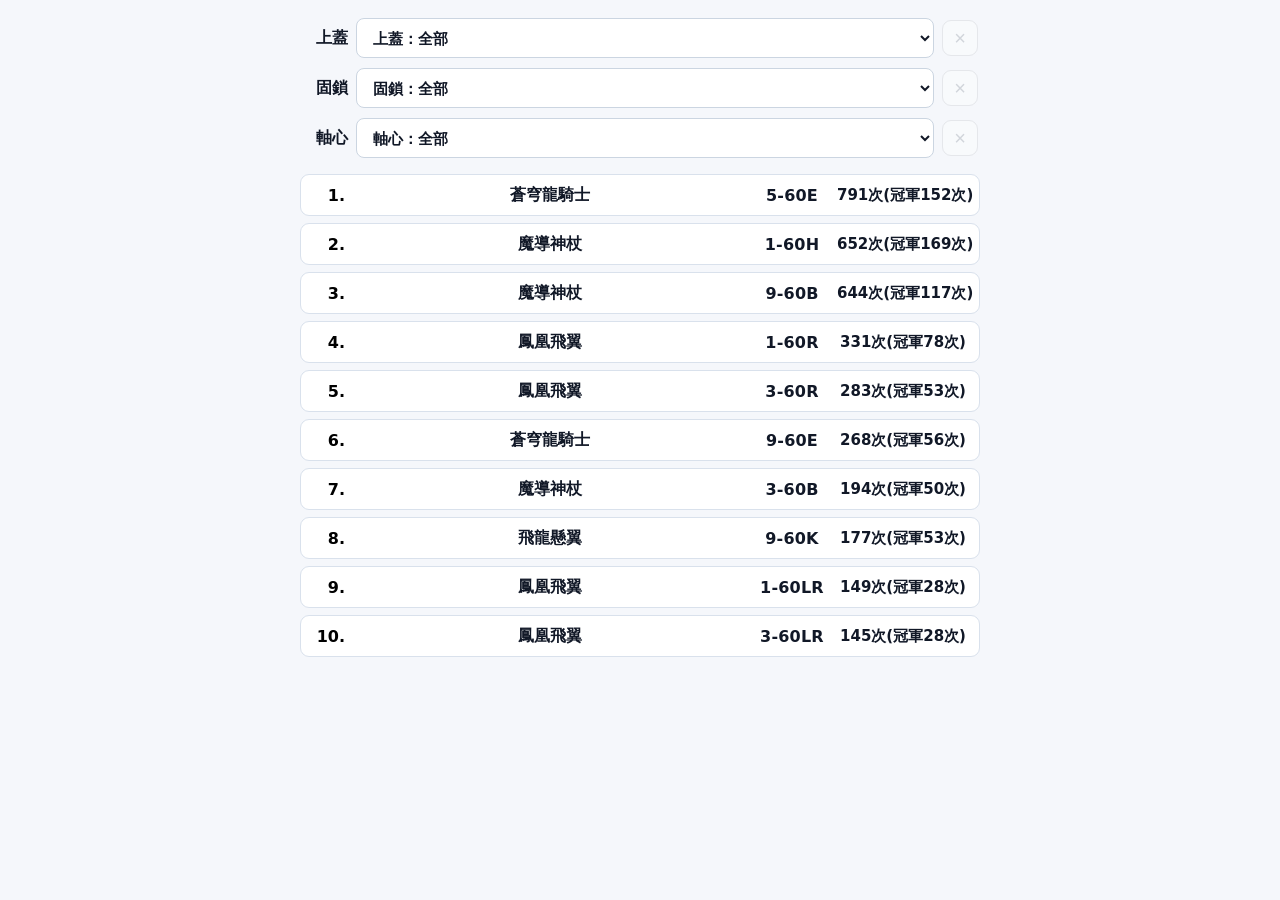
<file: top10combo.html>
<!doctype html>
<html lang="zh-Hant">
<head>
  <meta charset="utf-8" />
  <meta name="viewport" content="width=device-width, initial-scale=1" />
  <title>Beyblade X Top 10 Combo</title>
  <!-- top10combo fixed: 2026-07-03 v6 -->
  <style>
    :root {
      --bg: #f5f7fb;
      --card: #ffffff;
      --line: #d9e1ec;
      --text: #111827;
      --muted: #6b7280;
      --red: #d11a2a;
    }

    * { box-sizing: border-box; }

    body {
      margin: 0;
      padding: 18px 12px 28px;
      background: var(--bg);
      color: var(--text);
      font-family: system-ui, -apple-system, BlinkMacSystemFont, "Segoe UI", "Noto Sans TC", sans-serif;
      font-size: 16px;
    }

    .wrap {
      width: min(680px, 100%);
      margin: 0 auto;
    }

    .filters {
      display: grid;
      gap: 10px;
      margin-bottom: 16px;
    }

    .filter-row {
      display: grid;
      grid-template-columns: 48px minmax(0, 1fr) 38px;
      align-items: center;
      gap: 8px;
    }

    .filter-row label {
      font-weight: 800;
      text-align: right;
      white-space: nowrap;
    }

    select {
      width: 100%;
      height: 40px;
      padding: 0 12px;
      border: 1px solid #cbd5e1;
      border-radius: 8px;
      background: white;
      color: #111827;
      font-size: 15px;
      font-weight: 700;
      outline: none;
    }

    .clear-btn {
      width: 36px;
      height: 36px;
      border: 1px solid #e5e7eb;
      border-radius: 9px;
      background: white;
      color: #111827;
      font-size: 20px;
      line-height: 1;
      cursor: pointer;
    }

    .clear-btn:disabled {
      color: #d1d5db;
      background: #f8fafc;
      cursor: default;
    }

    .list {
      display: grid;
      gap: 7px;
    }

    .combo-row {
      display: grid;
      grid-template-columns: 42px minmax(120px, 1fr) 90px 132px;
      align-items: center;
      min-height: 42px;
      padding: 8px 10px;
      background: var(--card);
      border: 1px solid var(--line);
      border-radius: 9px;
      font-weight: 800;
    }

    .rank {
      text-align: right;
      padding-right: 8px;
      color: #000;
    }

    .blade {
      text-align: center;
      min-width: 0;
      overflow: hidden;
      text-overflow: ellipsis;
      white-space: nowrap;
    }

    .combo {
      text-align: center;
      letter-spacing: .2px;
      white-space: nowrap;
    }

    .stat {
      text-align: center;
      white-space: nowrap;
      font-size: 15px;
    }

    .selected-term {
      color: var(--red);
    }

    .empty, .loading, .error {
      text-align: center;
      color: var(--muted);
      background: var(--card);
      border: 1px solid var(--line);
      border-radius: 9px;
      padding: 16px;
      font-weight: 700;
    }

    .error { color: var(--red); }

    @media (max-width: 520px) {
      body { padding: 12px 8px 22px; font-size: 15px; }
      .wrap { width: 100%; }
      .filter-row { grid-template-columns: 44px minmax(0, 1fr) 34px; gap: 7px; }
      .filter-row label { font-size: 15px; }
      select { height: 38px; font-size: 14px; padding: 0 8px; }
      .clear-btn { width: 33px; height: 33px; font-size: 19px; }

      .combo-row {
        grid-template-columns: 32px minmax(84px, 1fr) 76px 108px;
        min-height: 40px;
        padding: 7px 6px;
        column-gap: 2px;
        font-size: 14px;
      }

      .rank { padding-right: 4px; }
      .blade { text-align: center; }
      .combo { text-align: center; }
      .stat { font-size: 13px; text-align: center; }
    }
  </style>
</head>
<body>
  <main class="wrap">
    <section class="filters" aria-label="篩選條件">
      <div class="filter-row">
        <label for="bladeSelect">上蓋</label>
        <select id="bladeSelect"></select>
        <button class="clear-btn" id="clearBlade" type="button" aria-label="清除上蓋">×</button>
      </div>

      <div class="filter-row">
        <label for="ratchetSelect">固鎖</label>
        <select id="ratchetSelect"></select>
        <button class="clear-btn" id="clearRatchet" type="button" aria-label="清除固鎖">×</button>
      </div>

      <div class="filter-row">
        <label for="bitSelect">軸心</label>
        <select id="bitSelect"></select>
        <button class="clear-btn" id="clearBit" type="button" aria-label="清除軸心">×</button>
      </div>
    </section>

    <section id="results" class="list">
      <div class="loading">讀取 data.json 中...</div>
    </section>
  </main>

  <script>
    const DATA_URL = "data.json?v=" + Date.now();

    const state = {
      blade: "",
      ratchet: "",
      bit: ""
    };

    let rows = [];

    const els = {
      blade: document.getElementById("bladeSelect"),
      ratchet: document.getElementById("ratchetSelect"),
      bit: document.getElementById("bitSelect"),
      clearBlade: document.getElementById("clearBlade"),
      clearRatchet: document.getElementById("clearRatchet"),
      clearBit: document.getElementById("clearBit"),
      results: document.getElementById("results")
    };

    function escapeHtml(value) {
      return String(value ?? "")
        .replaceAll("&", "&amp;")
        .replaceAll("<", "&lt;")
        .replaceAll(">", "&gt;")
        .replaceAll('"', "&quot;")
        .replaceAll("'", "&#039;");
    }

    function normalize(value) {
      return String(value ?? "").trim();
    }

    function cleanBladeName(value) {
      let s = normalize(value);

      // 去掉尾端產品型號，例如：魔導神杖 UX-03、蒼穹龍騎士 BX-34、翔龍神劍 BXG-53
      s = s.replace(/\s+(?:BX|UX|CX|BXG|BXH|BXC|BXA|BXK|BXP|BXW)-\d{1,3}(?:[._-]?\d{1,2})?$/i, "");

      // 去掉括號內純型號，例如：魔導神杖 (UX-03)
      s = s.replace(/\s*[（(](?:BX|UX|CX|BXG|BXH|BXC|BXA|BXK|BXP|BXW)-\d{1,3}(?:[._-]?\d{1,2})?[）)]\s*$/i, "");

      return s.trim();
    }

    function isChampion(rank) {
      const r = normalize(rank).toLowerCase();
      return r === "1st" || r === "1" || r.includes("冠軍");
    }

    function parseDateValue(value) {
      const raw = normalize(value);
      if (!raw) return 0;
      const time = Date.parse(raw.replaceAll("/", "-"));
      return Number.isFinite(time) ? time : 0;
    }

    function buildRows(rawData) {
      return rawData.map((r, index) => {
        const blade = cleanBladeName(r["上蓋"] || r["blade"] || r["Blade"] || "");
        const ratchet = normalize(r["固鎖"] || r["ratchet"] || r["Ratchet"] || "");
        const bit = normalize(r["軸"] || r["軸心"] || r["bit"] || r["Bit"] || "");
        return {
          id: index,
          blade,
          ratchet,
          bit,
          rank: normalize(r["名次"] || r["rank"] || r["Rank"] || ""),
          dateValue: parseDateValue(r["日期"] || r["date"] || r["Date"] || "")
        };
      }).filter(r => r.blade || r.ratchet || r.bit);
    }

    function filteredData(exceptField = "") {
      return rows.filter(r => {
        if (exceptField !== "blade" && state.blade && r.blade !== state.blade) return false;
        if (exceptField !== "ratchet" && state.ratchet && r.ratchet !== state.ratchet) return false;
        if (exceptField !== "bit" && state.bit && r.bit !== state.bit) return false;
        return true;
      });
    }

    function countOptions(field) {
      const data = filteredData(field);
      const map = new Map();
      for (const r of data) {
        const key = r[field];
        if (!key) continue;
        map.set(key, (map.get(key) || 0) + 1);
      }
      return Array.from(map.entries())
        .sort((a, b) => b[1] - a[1] || String(a[0]).localeCompare(String(b[0]), "zh-Hant"));
    }

    function fillSelect(selectEl, field, label) {
      const current = state[field];
      const options = countOptions(field);
      const valid = !current || options.some(([value]) => value === current);
      if (!valid) state[field] = "";

      selectEl.innerHTML = "";
      const all = document.createElement("option");
      all.value = "";
      all.textContent = `${label}：全部`;
      selectEl.appendChild(all);

      for (const [value, count] of options) {
        const opt = document.createElement("option");
        opt.value = value;
        opt.textContent = `${value} (${count})`;
        selectEl.appendChild(opt);
      }
      selectEl.value = state[field];
    }

    function updateSelects() {
      fillSelect(els.blade, "blade", "上蓋");
      fillSelect(els.ratchet, "ratchet", "固鎖");
      fillSelect(els.bit, "bit", "軸心");

      els.clearBlade.disabled = !state.blade;
      els.clearRatchet.disabled = !state.ratchet;
      els.clearBit.disabled = !state.bit;
    }

    function getComboText(g) {
      return `${g.ratchet || ""}${g.bit || ""}`;
    }

    function groupResults() {
      const map = new Map();
      for (const r of filteredData()) {
        const key = `${r.blade}\u0001${r.ratchet}\u0001${r.bit}`;
        if (!map.has(key)) {
          map.set(key, {
            blade: r.blade,
            ratchet: r.ratchet,
            bit: r.bit,
            total: 0,
            champion: 0,
            latest: 0
          });
        }
        const g = map.get(key);
        g.total += 1;
        if (isChampion(r.rank)) g.champion += 1;
        if (r.dateValue > g.latest) g.latest = r.dateValue;
      }
      return Array.from(map.values())
        .sort((a, b) => b.total - a.total || b.champion - a.champion || b.latest - a.latest)
        .slice(0, 10);
    }

    function renderName(blade) {
      const cls = state.blade && blade === state.blade ? "selected-term" : "";
      return `<span class="${cls}">${escapeHtml(blade)}</span>`;
    }

    function renderCombo(g) {
      const ratchetCls = state.ratchet && g.ratchet === state.ratchet ? "selected-term" : "";
      const bitCls = state.bit && g.bit === state.bit ? "selected-term" : "";
      return `<span class="${ratchetCls}">${escapeHtml(g.ratchet)}</span><span class="${bitCls}">${escapeHtml(g.bit)}</span>`;
    }

    function renderResults() {
      const groups = groupResults();
      els.results.innerHTML = "";

      if (groups.length === 0) {
        els.results.innerHTML = `<div class="empty">沒有符合條件的組合</div>`;
        return;
      }

      groups.forEach((g, index) => {
        const row = document.createElement("div");
        row.className = "combo-row";
        row.innerHTML = `
          <div class="rank">${index + 1}.</div>
          <div class="blade">${renderName(g.blade)}</div>
          <div class="combo">${renderCombo(g)}</div>
          <div class="stat">${g.total}次(冠軍${g.champion}次)</div>
        `;
        els.results.appendChild(row);
      });
    }

    function refresh() {
      updateSelects();
      renderResults();
    }

    els.blade.addEventListener("change", () => { state.blade = els.blade.value; refresh(); });
    els.ratchet.addEventListener("change", () => { state.ratchet = els.ratchet.value; refresh(); });
    els.bit.addEventListener("change", () => { state.bit = els.bit.value; refresh(); });

    els.clearBlade.addEventListener("click", () => { state.blade = ""; refresh(); });
    els.clearRatchet.addEventListener("click", () => { state.ratchet = ""; refresh(); });
    els.clearBit.addEventListener("click", () => { state.bit = ""; refresh(); });

    fetch(DATA_URL)
      .then(response => {
        if (!response.ok) throw new Error(`HTTP ${response.status}`);
        return response.json();
      })
      .then(data => {
        rows = buildRows(Array.isArray(data) ? data : []);
        refresh();
      })
      .catch(error => {
        console.error(error);
        els.results.innerHTML = `<div class="error">讀不到 data.json，請確認 top10combo.html 跟 data.json 放在同一層。</div>`;
      });
  </script>
</body>
</html>
</file>
<file: deck.css>
*{box-sizing:border-box}
body{margin:0;font-family:"Microsoft JhengHei",Arial,sans-serif;background:#f3f5f7;color:#111827}
.app{max-width:920px;margin:0 auto;padding:12px}
header{background:linear-gradient(135deg,#111827,#374151);color:#fff;border-radius:16px;padding:16px 12px;text-align:center;margin-bottom:12px}
h1{margin:0;font-size:28px;letter-spacing:1px}
header p{margin:6px 0 0;font-size:14px;opacity:.85}
.panel,.output-section{background:#fff;border-radius:16px;padding:12px;box-shadow:0 3px 14px rgba(0,0,0,.07);margin-bottom:12px}
.combo-form{border:1px solid #e5e7eb;border-radius:14px;padding:10px;margin-bottom:10px;background:#fafafa}
.combo-title{font-weight:900;margin-bottom:8px;font-size:16px}
.form-grid{display:grid;grid-template-columns:1.4fr 1fr 1fr;gap:8px}
label{font-size:13px;font-weight:900;display:block;margin-bottom:4px}
select,input{width:100%;height:38px;padding:6px 8px;border-radius:10px;border:1px solid #d1d5db;background:#fff;font-size:14px}
.blade-wrap{display:grid;gap:6px}
.custom-input{display:none}
.custom-input.show{display:block}
.actions{display:grid;grid-template-columns:1fr 1fr;gap:8px;margin-top:10px}
button{height:40px;border:0;border-radius:12px;font-size:15px;font-weight:900;cursor:pointer;background:#e5e7eb}
button.primary{background:#111827;color:white}
.message{margin-top:10px;font-weight:900;color:#b91c1c;text-align:center}
.hidden{display:none}
.output-section h2{margin:0 0 10px;text-align:center;font-size:22px}
.deck-output{display:grid;gap:10px}
.deck-card{border-radius:18px;padding:14px;background:linear-gradient(135deg,#f9fafb,#fff);border:1px solid #e5e7eb;box-shadow:0 2px 10px rgba(0,0,0,.04);margin-bottom:10px}
.deck-card-header{display:flex;justify-content:space-between;align-items:center;margin-bottom:8px;gap:8px}
.deck-no{background:#111827;color:#fff;font-size:13px;font-weight:900;padding:5px 9px;border-radius:999px;white-space:nowrap}
.deck-blade{font-size:20px;font-weight:900;color:#0f172a;text-align:right}
.deck-combo{display:flex;gap:8px;margin-top:8px}
.part{flex:1;text-align:center;border-radius:12px;padding:8px 4px;background:#f3f4f6}
.part-label{font-size:12px;color:#6b7280;font-weight:900}
.part-value{margin-top:3px;font-size:18px;font-weight:900;color:#1e3a8a}
.share-box{margin-top:12px;padding:12px;border-radius:14px;background:#111827;color:#fff;white-space:pre-line;font-size:16px;font-weight:900;line-height:1.7}
@media(max-width:640px){.form-grid{grid-template-columns:1fr}.actions{grid-template-columns:1fr}.deck-combo{flex-direction:column}.deck-card-header{align-items:flex-start;flex-direction:column}.deck-blade{text-align:left}}
</file>
